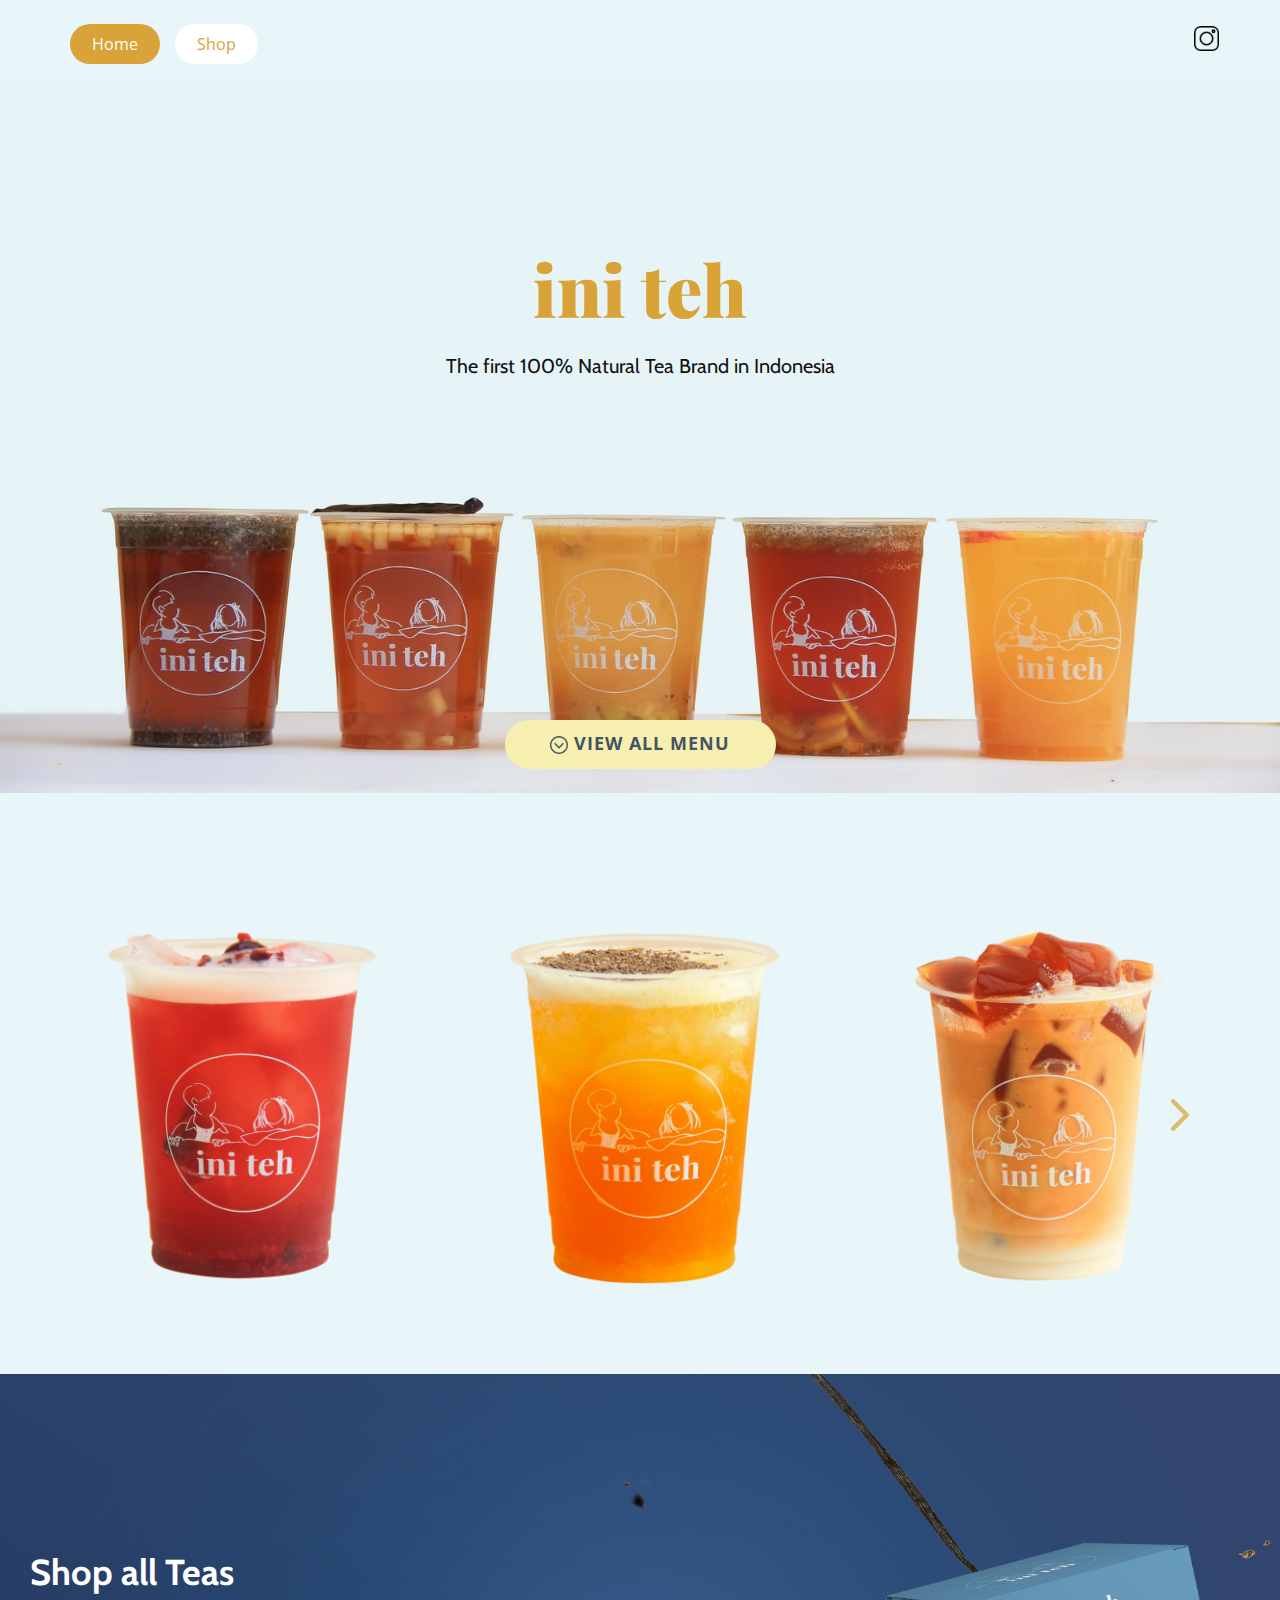
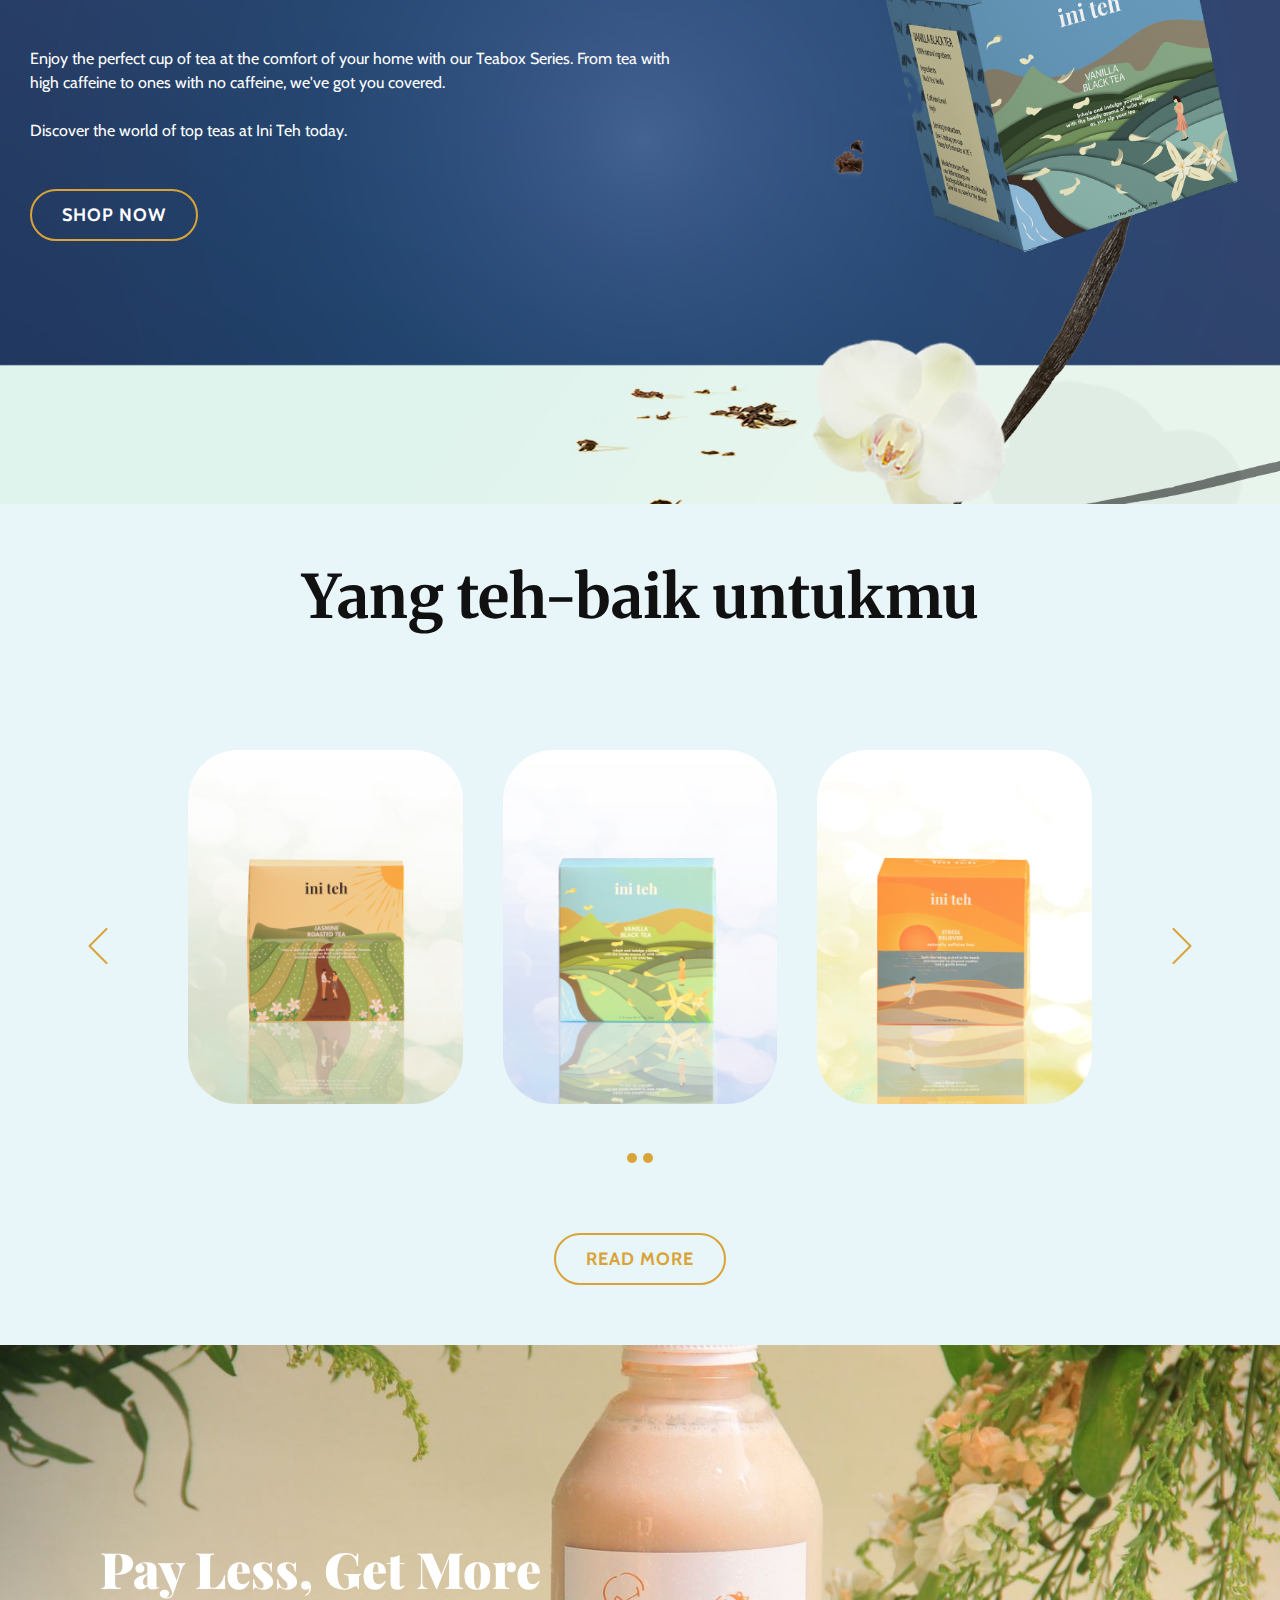
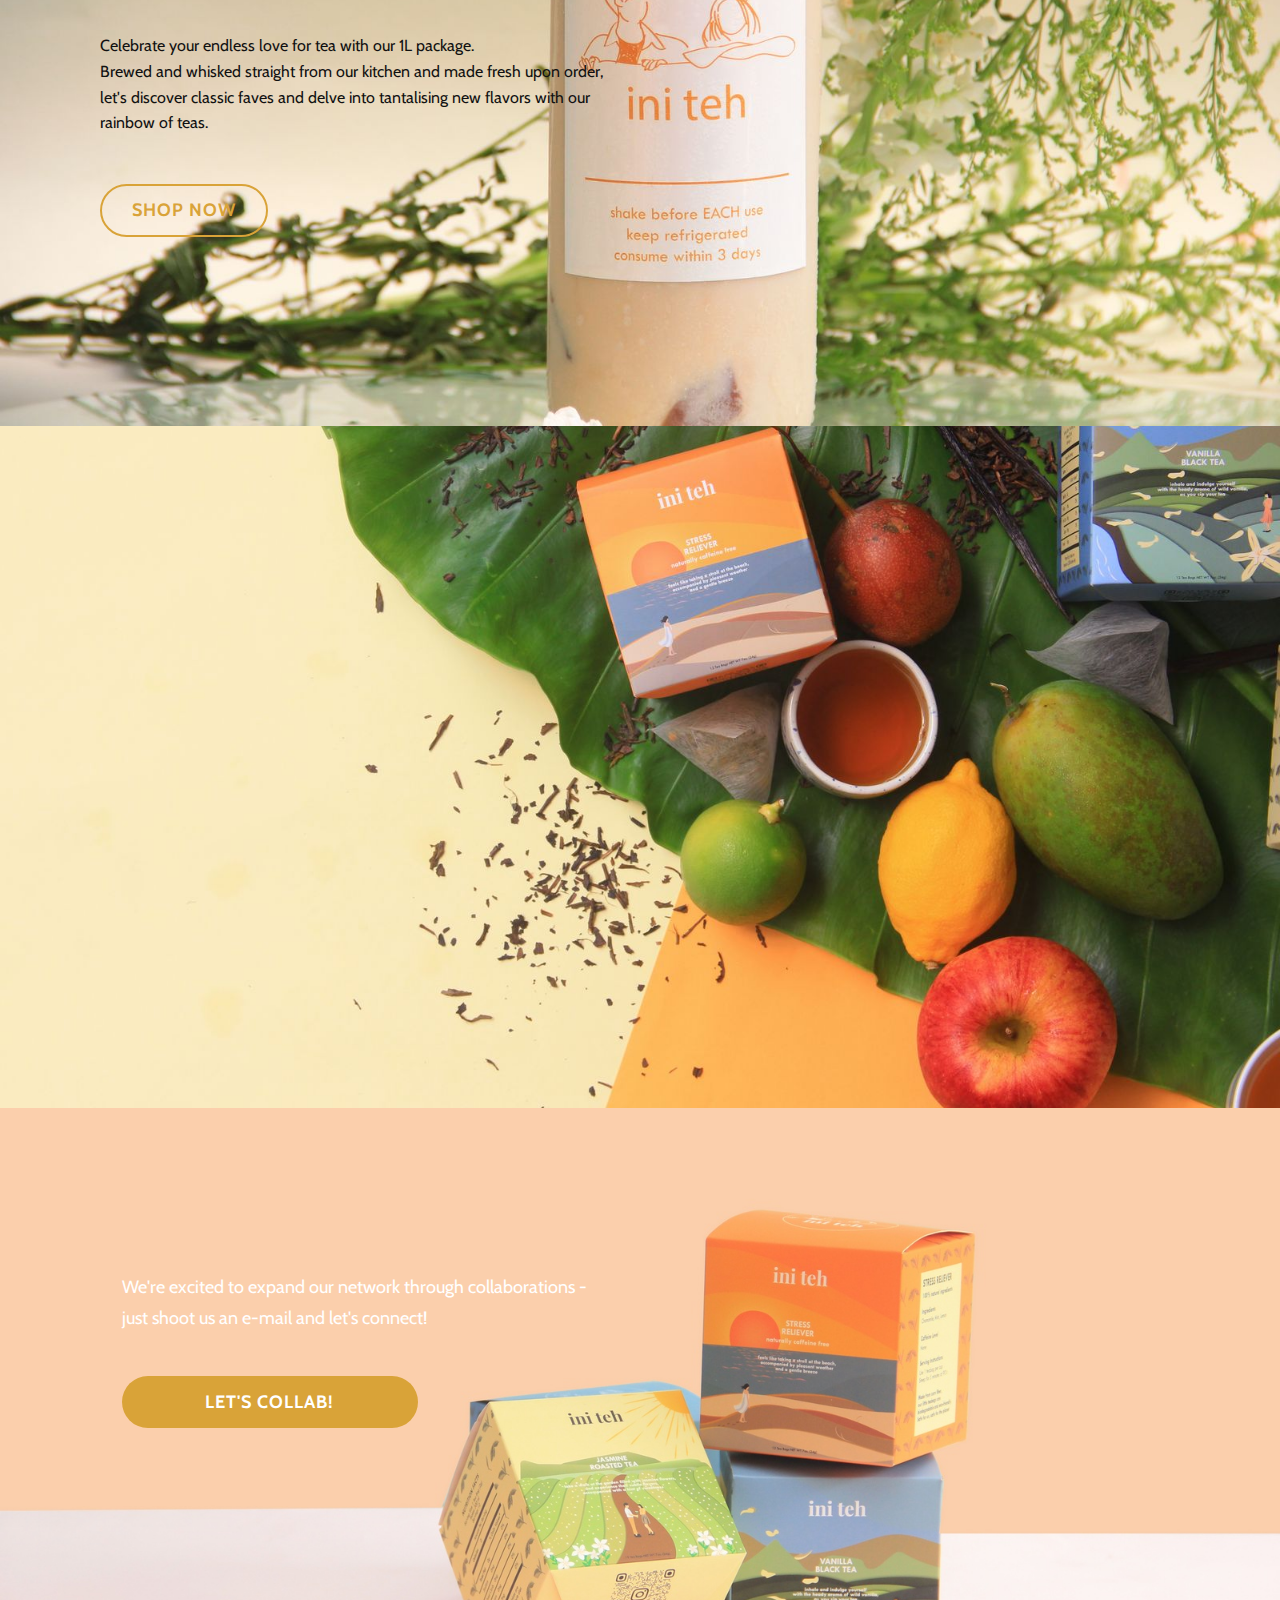
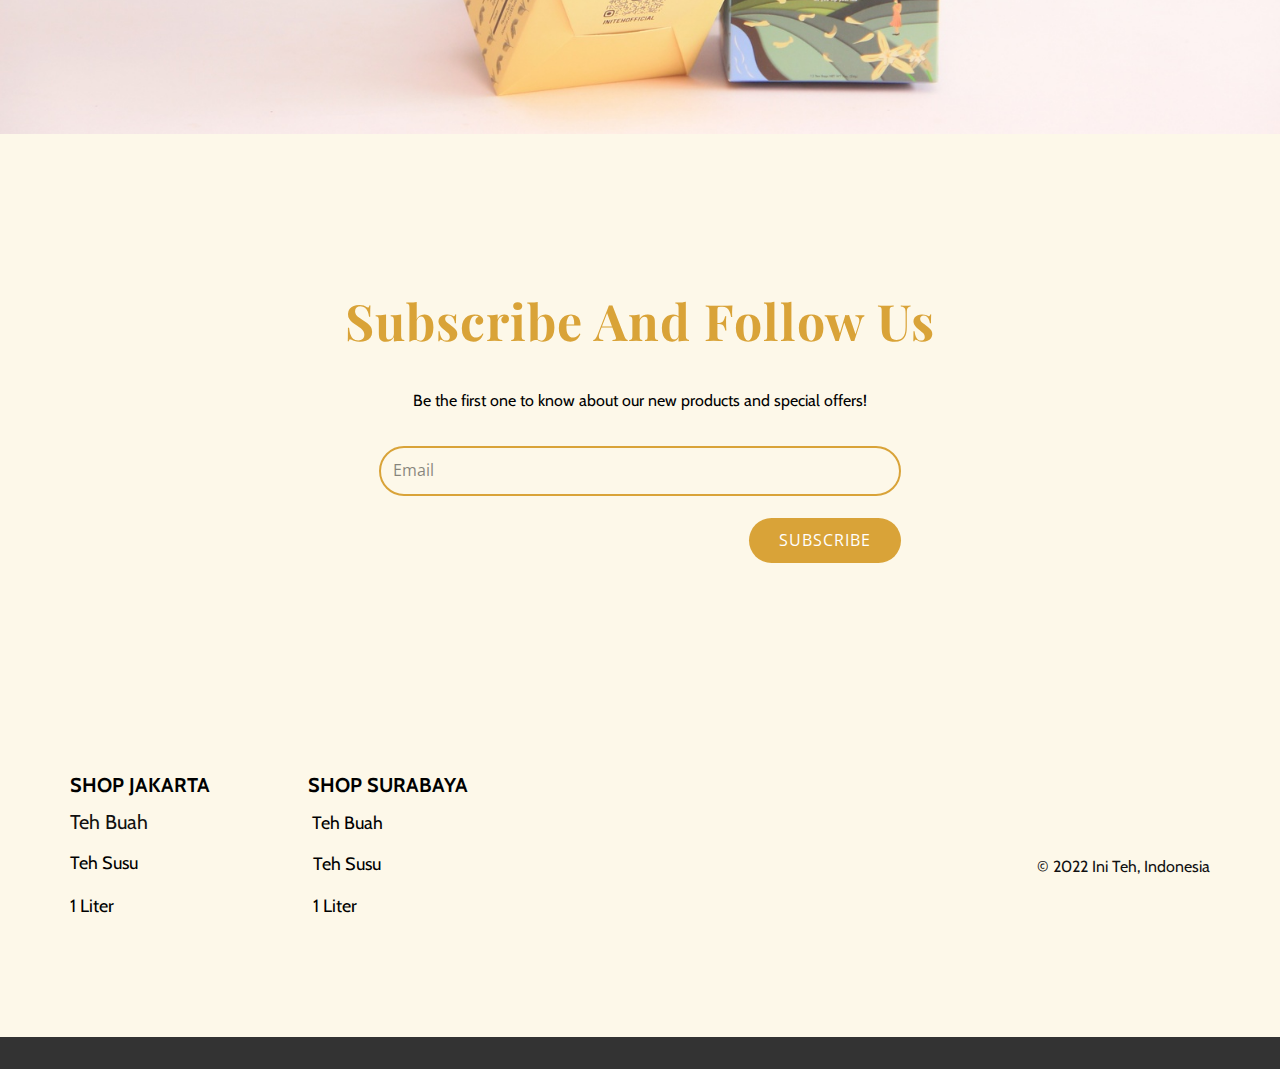
<file: index.html>
<!DOCTYPE html>
<html style="font-size: 16px;">
  <head>
    <meta name="viewport" content="width=device-width, initial-scale=1.0">
    <meta charset="utf-8">
    <meta name="keywords" content="Natural Food, Healthy Evening, Learn&nbsp;Cooking&nbsp;Online, Our Ice Cream, 30%off, ​100% Organic Goodness, Subscribe And Follow Us">
    <meta name="description" content="">
    <meta name="page_type" content="np-template-header-footer-from-plugin">
    <meta name="google-site-verification" content="f4sSq5BIVgxNgvIvbpf249eDh7vYkZ2gBSzC-UU4qI4" />
    <title>Home</title>
    <link rel="stylesheet" href="nicepage.css" media="screen">
<link rel="stylesheet" href="Home.css" media="screen">
    <script class="u-script" type="text/javascript" src="jquery.js" defer=""></script>
    <script class="u-script" type="text/javascript" src="nicepage.js" defer=""></script>
    <meta name="generator" content="Nicepage 4.8.2, nicepage.com">
    <link id="u-theme-google-font" rel="stylesheet" href="https://fonts.googleapis.com/css?family=Open+Sans:300,300i,400,400i,500,500i,600,600i,700,700i,800,800i|Cabin:400,400i,500,500i,600,600i,700,700i">
    <link id="u-page-google-font" rel="stylesheet" href="https://fonts.googleapis.com/css?family=Playfair+Display:400,400i,500,500i,600,600i,700,700i,800,800i,900,900i|Merriweather:300,300i,400,400i,700,700i,900,900i|Playfair+Display:400,400i,500,500i,600,600i,700,700i,800,800i,900,900i|Cabin:400,400i,500,500i,600,600i,700,700i">
    
    
    
    
    
    
    
    
    
    
    <script type="application/ld+json">{
		"@context": "http://schema.org",
		"@type": "Organization",
		"name": "",
		"sameAs": [
				"https://www.instagram.com/initehofficial/"
		]
}</script>
    <meta name="theme-color" content="#478ac9">
    <meta property="og:title" content="Home">
    <meta property="og:type" content="website">
  </head>
  <body data-home-page="Home.html" data-home-page-title="Home" class="u-body u-xl-mode"><header class="u-clearfix u-custom-color-3 u-header u-header" id="sec-3dfa"><div class="u-clearfix u-sheet u-sheet-1">
        <nav class="u-align-left u-menu u-menu-dropdown u-offcanvas u-menu-1">
          <div class="menu-collapse" style="font-size: 1rem;">
            <a class="u-button-style u-custom-color u-custom-text-color u-nav-link" href="#">
              <svg class="u-svg-link" preserveAspectRatio="xMidYMin slice" viewBox="0 0 302 302" style=""><use xmlns:xlink="http://www.w3.org/1999/xlink" xlink:href="#svg-8a8f"></use></svg>
              <svg xmlns="http://www.w3.org/2000/svg" xmlns:xlink="http://www.w3.org/1999/xlink" version="1.1" id="svg-8a8f" x="0px" y="0px" viewBox="0 0 302 302" style="enable-background:new 0 0 302 302;" xml:space="preserve" class="u-svg-content"><g><rect y="36" width="302" height="30"></rect><rect y="236" width="302" height="30"></rect><rect y="136" width="302" height="30"></rect>
</g><g></g><g></g><g></g><g></g><g></g><g></g><g></g><g></g><g></g><g></g><g></g><g></g><g></g><g></g><g></g></svg>
            </a>
          </div>
          <div class="u-custom-menu u-nav-container">
            <ul class="u-nav u-spacing-15 u-unstyled u-nav-1"><li class="u-nav-item"><a class="u-active-custom-color-1 u-border-2 u-border-hover-white u-button-style u-hover-custom-color-3 u-nav-link u-radius-50 u-text-active-white u-text-custom-color-1 u-text-hover-custom-color-1 u-white" href="Home.html" style="padding: 10px 20px;">Home</a>
</li><li class="u-nav-item"><a class="u-active-custom-color-1 u-border-2 u-border-hover-white u-button-style u-hover-custom-color-3 u-nav-link u-radius-50 u-text-active-white u-text-custom-color-1 u-text-hover-custom-color-1 u-white" href="Shop.html" style="padding: 10px 20px;">Shop</a>
</li></ul>
          </div>
          <div class="u-custom-menu u-nav-container-collapse">
            <div class="u-align-center u-black u-container-style u-inner-container-layout u-opacity u-opacity-95 u-sidenav">
              <div class="u-inner-container-layout u-sidenav-overflow">
                <div class="u-menu-close"></div>
                <ul class="u-align-center u-nav u-popupmenu-items u-unstyled u-nav-2"><li class="u-nav-item"><a class="u-button-style u-nav-link" href="Home.html">Home</a>
</li><li class="u-nav-item"><a class="u-button-style u-nav-link" href="Shop.html">Shop</a>
</li></ul>
              </div>
            </div>
            <div class="u-black u-menu-overlay u-opacity u-opacity-70"></div>
          </div>
        </nav>
        <div class="u-social-icons u-spacing-10 u-social-icons-1">
          <a class="u-social-url" title="instagram" target="_blank" href="https://www.instagram.com/initehofficial/"><span class="u-file-icon u-icon u-social-icon u-social-instagram u-icon-1"><img src="images/1077042.png" alt=""></span>
          </a>
        </div>
      </div></header>
    <section class="u-align-center u-clearfix u-image u-section-1" id="carousel_6a40" data-image-width="5184" data-image-height="3456">
      <div class="u-clearfix u-sheet u-sheet-1">
        <div class="u-container-style u-group u-group-1">
          <div class="u-container-layout u-container-layout-1">
            <h1 class="u-align-center u-custom-font u-text u-text-custom-color-1 u-text-1">ini teh</h1>
            <h5 class="u-align-center u-custom-font u-text u-text-2">The first 100% Natural Tea Brand in Indonesia</h5>
          </div>
        </div>
        <div class="u-clearfix u-gutter-0 u-layout-wrap u-layout-wrap-1">
          <div class="u-layout">
            <div class="u-layout-row">
              <div class="u-align-left u-container-style u-layout-cell u-left-cell u-size-30 u-layout-cell-1">
                <div class="u-container-layout u-container-layout-2"></div>
              </div>
              <div class="u-align-left u-container-style u-layout-cell u-right-cell u-size-30 u-layout-cell-2">
                <div class="u-container-layout u-valign-middle u-container-layout-3"></div>
              </div>
            </div>
          </div>
        </div>
        <a href="Home.html#sec-c922" data-page-id="22732560" class="u-active-custom-color-3 u-border-active-palette-1-base u-border-hover-palette-1-base u-border-none u-btn u-btn-round u-button-style u-custom-color-2 u-hover-custom-color-1 u-radius-50 u-text-active-black u-text-hover-white u-text-palette-1-dark-2 u-btn-1"><span class="u-icon"><svg class="u-svg-content" viewBox="0 0 512 512" style="width: 1em; height: 1em;"><path d="m256 512c-68.378906 0-132.667969-26.628906-181.019531-74.980469-48.351563-48.351562-74.980469-112.640625-74.980469-181.019531s26.628906-132.667969 74.980469-181.019531c48.351562-48.351563 112.640625-74.980469 181.019531-74.980469s132.667969 26.628906 181.019531 74.980469c48.351563 48.351562 74.980469 112.640625 74.980469 181.019531s-26.628906 132.667969-74.980469 181.019531c-48.351562 48.351563-112.640625 74.980469-181.019531 74.980469zm0-472c-119.101562 0-216 96.898438-216 216s96.898438 216 216 216 216-96.898438 216-216-96.898438-216-216-216zm138.285156 182-28.285156-28.285156-110 110-110-110-28.285156 28.285156 138.285156 138.285156zm0 0"></path></svg><img></span>&nbsp;vieW ALL MENU
        </a>
      </div>
    </section>
    <section class="u-clearfix u-custom-color-3 u-section-2" id="sec-c922">
      <div class="u-clearfix u-sheet u-sheet-1">
        <div class="u-expanded-width u-layout-horizontal u-list u-list-1">
          <div class="u-repeater u-repeater-1">
            <div class="u-container-style u-custom-item u-hover-feature u-image u-list-item u-radius-50 u-repeater-item u-image-1" data-image-width="1500" data-image-height="1500">
              <div class="u-container-layout u-similar-container u-container-layout-1"></div>
            </div>
            <div class="u-container-style u-custom-item u-hover-feature u-image u-list-item u-radius-50 u-repeater-item u-image-2" data-image-width="1500" data-image-height="1500">
              <div class="u-container-layout u-similar-container u-container-layout-2"></div>
            </div>
            <div class="u-container-style u-custom-item u-hover-feature u-image u-list-item u-radius-50 u-repeater-item u-image-3" data-image-width="1500" data-image-height="1500">
              <div class="u-container-layout u-similar-container u-container-layout-3"></div>
            </div>
            <div class="u-container-style u-custom-item u-hover-feature u-image u-list-item u-radius-50 u-repeater-item u-image-4" data-image-width="1500" data-image-height="1500">
              <div class="u-container-layout u-similar-container u-container-layout-4"></div>
            </div>
            <div class="u-container-style u-custom-item u-hover-feature u-image u-list-item u-radius-50 u-repeater-item u-image-5" data-image-width="1500" data-image-height="1500">
              <div class="u-container-layout u-similar-container u-container-layout-5"></div>
            </div>
            <div class="u-container-style u-custom-item u-hover-feature u-image u-list-item u-radius-50 u-repeater-item u-image-6" data-image-width="1500" data-image-height="1500">
              <div class="u-container-layout u-similar-container u-container-layout-6"></div>
            </div>
            <div class="u-container-style u-custom-item u-hover-feature u-image u-list-item u-radius-50 u-repeater-item u-image-7" data-image-width="1500" data-image-height="1500">
              <div class="u-container-layout u-similar-container u-container-layout-7"></div>
            </div>
            <div class="u-container-style u-custom-item u-hover-feature u-image u-list-item u-radius-50 u-repeater-item u-image-8" data-image-width="1500" data-image-height="1500">
              <div class="u-container-layout u-similar-container u-container-layout-8"></div>
            </div>
          </div>
          <a class="u-absolute-vcenter u-gallery-nav u-gallery-nav-prev u-icon-rectangle u-opacity u-opacity-70 u-spacing-10 u-text-custom-color-1 u-gallery-nav-1" href="#" role="button">
            <span aria-hidden="true">
              <svg viewBox="0 0 451.847 451.847"><path d="M97.141,225.92c0-8.095,3.091-16.192,9.259-22.366L300.689,9.27c12.359-12.359,32.397-12.359,44.751,0
c12.354,12.354,12.354,32.388,0,44.748L173.525,225.92l171.903,171.909c12.354,12.354,12.354,32.391,0,44.744
c-12.354,12.365-32.386,12.365-44.745,0l-194.29-194.281C100.226,242.115,97.141,234.018,97.141,225.92z"></path></svg>
            </span>
            <span class="sr-only">
              <svg viewBox="0 0 451.847 451.847"><path d="M97.141,225.92c0-8.095,3.091-16.192,9.259-22.366L300.689,9.27c12.359-12.359,32.397-12.359,44.751,0
c12.354,12.354,12.354,32.388,0,44.748L173.525,225.92l171.903,171.909c12.354,12.354,12.354,32.391,0,44.744
c-12.354,12.365-32.386,12.365-44.745,0l-194.29-194.281C100.226,242.115,97.141,234.018,97.141,225.92z"></path></svg>
            </span>
          </a>
          <a class="u-gallery-nav u-gallery-nav-next u-icon-rectangle u-opacity u-opacity-70 u-spacing-10 u-text-custom-color-1 u-gallery-nav-2" href="#" role="button">
            <span aria-hidden="true">
              <svg viewBox="0 0 451.846 451.847"><path d="M345.441,248.292L151.154,442.573c-12.359,12.365-32.397,12.365-44.75,0c-12.354-12.354-12.354-32.391,0-44.744
L278.318,225.92L106.409,54.017c-12.354-12.359-12.354-32.394,0-44.748c12.354-12.359,32.391-12.359,44.75,0l194.287,194.284
c6.177,6.18,9.262,14.271,9.262,22.366C354.708,234.018,351.617,242.115,345.441,248.292z"></path></svg>
            </span>
            <span class="sr-only">
              <svg viewBox="0 0 451.846 451.847"><path d="M345.441,248.292L151.154,442.573c-12.359,12.365-32.397,12.365-44.75,0c-12.354-12.354-12.354-32.391,0-44.744
L278.318,225.92L106.409,54.017c-12.354-12.359-12.354-32.394,0-44.748c12.354-12.359,32.391-12.359,44.75,0l194.287,194.284
c6.177,6.18,9.262,14.271,9.262,22.366C354.708,234.018,351.617,242.115,345.441,248.292z"></path></svg>
            </span>
          </a>
        </div>
      </div>
      
      
      
      
      
      
      
      
    </section>
    <section class="u-clearfix u-image u-section-3" id="carousel_d929" data-image-width="2000" data-image-height="1333">
      <div class="u-clearfix u-expanded-width u-layout-wrap u-layout-wrap-1">
        <div class="u-layout">
          <div class="u-layout-row">
            <div class="u-align-left u-container-style u-image u-layout-cell u-left-cell u-size-60 u-image-1" data-image-width="1900" data-image-height="1022">
              <div class="u-container-layout u-container-layout-1">
                <h2 class="u-text u-text-body-alt-color u-text-1">Shop all Teas</h2>
                <p class="u-custom-font u-text u-text-body-alt-color u-text-2">Enjoy the perfect cup of tea at the comfort of your home with our Teabox Series. From tea with&nbsp;<br>high caffeine to ones with no caffeine, we've got you covered.<br>
                  <br>Discover the world of top teas at Ini Teh today.<br>
                </p>
                <a href="https://www.tokopedia.com/initehofficial" class="u-border-2 u-border-custom-color-1 u-btn u-btn-round u-button-style u-custom-font u-hover-custom-color-1 u-none u-radius-50 u-text-body-alt-color u-btn-1" target="_blank">SHOP NOW</a>
              </div>
            </div>
          </div>
        </div>
      </div>
    </section>
    <section class="u-align-center u-clearfix u-custom-color-3 u-section-4" id="carousel_eb17">
      <div class="u-clearfix u-sheet u-sheet-1">
        <h2 class="u-custom-font u-font-merriweather u-text u-text-1">Yang teh-baik untukmu</h2>
        <div id="carousel-8627" data-interval="5000" data-u-ride="carousel" class="u-carousel u-expanded-width u-slider u-slider-1">
          <ol class="u-absolute-hcenter u-carousel-indicators u-carousel-indicators-1">
            <li data-u-target="#carousel-8627" class="u-active u-custom-color-1 u-hover-grey-50 u-shape-circle" data-u-slide-to="0" style="height: 10px; width: 10px;"></li>
            <li data-u-target="#carousel-8627" class="u-custom-color-1 u-hover-grey-50 u-shape-circle" data-u-slide-to="1" style="height: 10px; width: 10px;"></li>
          </ol>
          <div class="u-carousel-inner" role="listbox">
            <div class="u-active u-align-center u-carousel-item u-container-style u-slide">
              <div class="u-container-layout u-container-layout-1">
                <div class="u-expanded-width-lg u-expanded-width-md u-expanded-width-sm u-expanded-width-xs u-gallery u-layout-grid u-lightbox u-no-transition u-show-text-on-hover u-gallery-1">
                  <div class="u-gallery-inner u-gallery-inner-1">
                    <div class="u-effect-fade u-gallery-item u-radius-50 u-shape-round">
                      <div class="u-back-slide" data-image-width="1600" data-image-height="1600">
                        <img class="u-back-image u-expanded" src="images/jasmine_edited_post.jpg">
                      </div>
                      <div class="u-over-slide u-shading u-over-slide-1">
                        <h3 class="u-gallery-heading"></h3>
                        <p class="u-gallery-text"></p>
                      </div>
                    </div>
                    <div class="u-effect-fade u-gallery-item u-radius-50 u-shape-round">
                      <div class="u-back-slide" data-image-width="1600" data-image-height="1600">
                        <img class="u-back-image u-expanded" src="images/edited_vanilla7.jpg">
                      </div>
                      <div class="u-over-slide u-shading u-over-slide-2">
                        <h3 class="u-gallery-heading"></h3>
                        <p class="u-gallery-text"></p>
                      </div>
                    </div>
                    <div class="u-effect-fade u-gallery-item u-radius-50 u-shape-round">
                      <div class="u-back-slide" data-image-width="1600" data-image-height="1600">
                        <img class="u-back-image u-expanded" src="images/edited_stress4.jpg">
                      </div>
                      <div class="u-over-slide u-shading u-over-slide-3">
                        <h3 class="u-gallery-heading"></h3>
                        <p class="u-gallery-text"></p>
                      </div>
                    </div>
                  </div>
                </div>
              </div>
            </div>
            <div class="u-align-center u-carousel-item u-container-style u-expanded-width-xl u-slide">
              <div class="u-container-layout u-valign-middle u-container-layout-2">
                <div class="u-expanded-width-lg u-expanded-width-md u-expanded-width-sm u-expanded-width-xs u-gallery u-layout-grid u-lightbox u-no-transition u-show-text-on-hover u-gallery-2">
                  <div class="u-gallery-inner u-gallery-inner-2">
                    <div class="u-effect-fade u-gallery-item u-radius-50 u-shape-round u-gallery-item-4">
                      <div class="u-back-slide" data-image-width="1500" data-image-height="1500">
                        <img class="u-back-image u-expanded" src="images/Gojek_apelin.jpg">
                      </div>
                      <div class="u-over-slide u-shading u-over-slide-4">
                        <h3 class="u-gallery-heading"></h3>
                        <p class="u-gallery-text"></p>
                      </div>
                    </div>
                    <div class="u-effect-fade u-gallery-item u-radius-50 u-shape-round u-gallery-item-5">
                      <div class="u-back-slide" data-image-width="1500" data-image-height="1500">
                        <img class="u-back-image u-expanded" src="images/Gojek_bening.jpg">
                      </div>
                      <div class="u-over-slide u-shading u-over-slide-5">
                        <h3 class="u-gallery-heading"></h3>
                        <p class="u-gallery-text"></p>
                      </div>
                    </div>
                    <div class="u-effect-fade u-gallery-item u-radius-50 u-shape-round">
                      <div class="u-back-slide" data-image-width="1500" data-image-height="1500">
                        <img class="u-back-image u-expanded" src="images/Gojek_mbok.jpg">
                      </div>
                      <div class="u-over-slide u-shading u-over-slide-6">
                        <h3 class="u-gallery-heading"></h3>
                        <p class="u-gallery-text"></p>
                      </div>
                    </div>
                  </div>
                </div>
              </div>
            </div>
          </div>
          <a class="u-absolute-vcenter u-carousel-control u-carousel-control-prev u-icon-rectangle u-spacing-10 u-text-custom-color-1 u-carousel-control-1" href="#carousel-8627" role="button" data-u-slide="prev">
            <span aria-hidden="true">
              <svg viewBox="0 0 477.175 477.175"><path d="M145.188,238.575l215.5-215.5c5.3-5.3,5.3-13.8,0-19.1s-13.8-5.3-19.1,0l-225.1,225.1c-5.3,5.3-5.3,13.8,0,19.1l225.1,225
                    c2.6,2.6,6.1,4,9.5,4s6.9-1.3,9.5-4c5.3-5.3,5.3-13.8,0-19.1L145.188,238.575z"></path></svg>
            </span>
            <span class="sr-only">Previous</span>
          </a>
          <a class="u-absolute-vcenter u-carousel-control u-carousel-control-next u-icon-rectangle u-spacing-10 u-text-custom-color-1 u-carousel-control-2" href="#carousel-8627" role="button" data-u-slide="next">
            <span aria-hidden="true">
              <svg viewBox="0 0 477.175 477.175"><path d="M360.731,229.075l-225.1-225.1c-5.3-5.3-13.8-5.3-19.1,0s-5.3,13.8,0,19.1l215.5,215.5l-215.5,215.5
                    c-5.3,5.3-5.3,13.8,0,19.1c2.6,2.6,6.1,4,9.5,4c3.4,0,6.9-1.3,9.5-4l225.1-225.1C365.931,242.875,365.931,234.275,360.731,229.075z"></path></svg>
            </span>
            <span class="sr-only">Next</span>
          </a>
        </div>
        <a href="Teabox.html" data-page-id="47618626" class="u-border-2 u-border-custom-color-1 u-btn u-btn-round u-button-style u-custom-font u-hover-custom-color-1 u-none u-radius-50 u-text-active-white u-text-custom-color-1 u-text-hover-custom-color-4 u-btn-1" target="_blank">read more</a>
      </div>
    </section>
    <section class="u-align-center u-clearfix u-image u-section-5" id="carousel_7dac" data-image-width="5184" data-image-height="3456">
      <div class="u-clearfix u-sheet u-valign-middle u-sheet-1">
        <div class="u-clearfix u-expanded-width u-layout-wrap u-layout-wrap-1">
          <div class="u-layout">
            <div class="u-layout-row">
              <div class="u-align-left u-container-style u-layout-cell u-left-cell u-size-30 u-layout-cell-1">
                <div class="u-container-layout u-container-layout-1">
                  <h2 class="u-custom-font u-font-playfair-display u-text u-text-body-alt-color u-text-1">Pay Less, Get More </h2>
                  <p class="u-custom-font u-text u-text-2">Celebrate your endless love for tea with our 1L package.<br>Brewed and whisked straight from our kitchen and made fresh upon order, let's discover classic faves and delve into tantalising new flavors with our rainbow of teas.
                  </p>
                  <a href="https://www.tokopedia.com/initehofficial" class="u-border-2 u-border-custom-color-1 u-btn u-btn-round u-button-style u-custom-font u-hover-custom-color-1 u-none u-radius-50 u-text-active-custom-color-4 u-text-custom-color-1 u-text-hover-custom-color-4 u-btn-1" target="_blank">SHOP NOW</a>
                </div>
              </div>
              <div class="u-align-left u-container-style u-layout-cell u-right-cell u-size-30 u-layout-cell-2">
                <div class="u-container-layout u-container-layout-2"></div>
              </div>
            </div>
          </div>
        </div>
      </div>
    </section>
    <section class="u-align-right u-clearfix u-section-6" id="carousel_8f80">
      <div class="u-clearfix u-expanded-width u-layout-wrap u-layout-wrap-1">
        <div class="u-layout">
          <div class="u-layout-row">
            <div class="u-align-left u-container-style u-image u-layout-cell u-size-60 u-image-1" data-image-width="1600" data-image-height="1067">
              <div class="u-container-layout u-container-layout-1"></div>
            </div>
          </div>
        </div>
      </div>
    </section>
    <section class="u-align-center u-clearfix u-image u-section-7" id="carousel_ace9" data-image-width="1600" data-image-height="1067">
      <div class="u-clearfix u-sheet u-sheet-1">
        <h5 class="u-align-left u-custom-font u-text u-text-body-alt-color u-text-default u-text-1">We're excited to expand our network through collaborations -<br>just shoot us an e-mail and let's connect!
        </h5>
        <a href="mailto:initehofficial.id@gmail.com?subject=Collab%20Opportunity" class="u-border-none u-btn u-btn-round u-button-style u-custom-color-1 u-custom-font u-hover-custom-color-2 u-radius-50 u-text-body-alt-color u-text-hover-black u-btn-1">LET'S COLLAB!</a>
      </div>
    </section>
    <section class="u-align-center u-clearfix u-custom-color-4 u-section-8" id="carousel_0ea5">
      <div class="u-clearfix u-sheet u-valign-middle-lg u-valign-middle-sm u-valign-middle-xl u-valign-middle-xs u-sheet-1">
        <div class="u-align-center u-container-style u-expanded-width-sm u-expanded-width-xs u-group u-shape-rectangle u-group-1">
          <div class="u-container-layout u-container-layout-1">
            <h2 class="u-custom-font u-text u-text-custom-color-1 u-text-default u-text-1">Subscribe And Follow Us</h2>
            <p class="u-custom-font u-text u-text-black u-text-default u-text-2">Be the first one to know about our new products and special o​​ffers!</p>
            <div class="u-form u-form-1">
              <form action="https://formspree.io/f/mwkyrkqk" method="POST" class="u-clearfix u-form-spacing-21 u-form-vertical u-inner-form" style="padding: 6px;" source="custom">
                <div class="u-form-email u-form-group">
                  <label for="email-ef64" class="u-form-control-hidden u-label">Email</label>
                  <input type="email" placeholder="Email" id="email-ef64" name="email" class="u-border-2 u-border-custom-color-1 u-input u-input-rectangle u-radius-50" required="">
                </div>
                <div class="u-align-right u-form-group u-form-submit">
                  <a href="#" class="u-border-none u-btn u-btn-round u-btn-submit u-button-style u-custom-color-1 u-hover-custom-color-3 u-radius-50 u-btn-1">Subscribe</a>
                  <input type="submit" value="submit" class="u-form-control-hidden">
                </div>
                <div class="u-form-send-message u-form-send-success">#FormSendSuccess</div>
                <div class="u-form-send-error u-form-send-message">#FormSendError</div>
                <input type="hidden" value="" name="recaptchaResponse">
              </form>
            </div>
          </div>
        </div>
      </div>
    </section>
    
    
    
    <footer class="u-align-center u-clearfix u-custom-color-4 u-footer u-footer" id="sec-fd94"><div class="u-align-left u-clearfix u-sheet u-sheet-1">
        <h5 class="u-text u-text-default u-text-1">
          <a class="u-active-none u-border-none u-btn u-button-link u-button-style u-custom-font u-hover-none u-none u-text-black u-btn-1" href="https://www.tokopedia.com/initehofficial" target="_blank">SHOP JAKARTA</a>
        </h5>
        <h5 class="u-text u-text-default u-text-2">
          <a class="u-active-none u-border-none u-btn u-button-link u-button-style u-custom-font u-hover-none u-none u-text-black u-btn-2" href="https://www.tokopedia.com/initehofficialsurabaya" target="_blank">SHOP SURABAYA</a>
        </h5>
        <h5 class="u-custom-font u-text u-text-default u-text-3">
          <a class="u-active-none u-border-none u-btn u-button-link u-button-style u-custom-font u-hover-none u-none u-text-body-color u-btn-3" href="https://www.tokopedia.com/initehofficial">Teh Buah</a>
        </h5>
        <h6 class="u-text u-text-default u-text-4">
          <a class="u-active-none u-border-none u-btn u-button-link u-button-style u-custom-font u-hover-none u-none u-text-black u-btn-4" href="https://www.tokopedia.com/initehofficialsurabaya">Teh Buah</a>
        </h6>
        <h6 class="u-text u-text-default u-text-5">
          <a class="u-active-none u-border-none u-btn u-button-link u-button-style u-custom-font u-hover-none u-none u-text-black u-btn-5" href="https://www.tokopedia.com/initehofficial">Teh Susu</a>
        </h6>
        <p class="u-custom-font u-text u-text-default u-text-6"> © 2022 Ini Teh, Indonesia</p>
        <h6 class="u-text u-text-default u-text-7">
          <a class="u-active-none u-border-none u-btn u-button-link u-button-style u-custom-font u-hover-none u-none u-text-black u-btn-6" href="https://www.tokopedia.com/initehofficialsurabaya">Teh Susu</a>
        </h6>
        <h6 class="u-text u-text-default u-text-8">
          <a class="u-active-none u-border-none u-btn u-button-link u-button-style u-custom-font u-hover-none u-none u-text-black u-btn-7" href="https://www.tokopedia.com/initehofficial">1 Liter</a>
        </h6>
        <h6 class="u-text u-text-default u-text-9">
          <a class="u-active-none u-border-none u-btn u-button-link u-button-style u-custom-font u-hover-none u-none u-text-black u-btn-8" href="https://www.tokopedia.com/initehofficialsurabaya">1 Liter</a>
        </h6>
      </div></footer>
    <section class="u-backlink u-clearfix u-grey-80">
<!--      <a class="u-link" href="https://nicepage.com/web-design" target="_blank">-->
<!--        <span>Web Design</span>-->
<!--      </a>-->
<!--      <p class="u-text">-->
<!--        <span>created with</span>-->
<!--      </p>-->
<!--      <a class="u-link" href="https://nicepage.site" target="_blank">-->
<!--        <span>Best Website Builder</span>-->
<!--      </a>. -->
    </section>
  <section class="u-align-center u-clearfix u-container-style u-custom-color-2 u-dialog-block u-opacity u-opacity-90 u-valign-middle u-dialog-section-11" id="sec-2c61" data-dialog-show-on="timer" data-dialog-show-on-list="22732560" data-dialog-show-interval="6000">
      <div class="u-container-style u-custom-color-1 u-dialog u-radius-50 u-shape-round u-dialog-1">
        <div class="u-container-layout u-valign-middle u-container-layout-1">
          <h2 class="u-align-center u-text u-text-default u-text-1">Kamu yang teh-baik!</h2>
          <p class="u-align-center u-text u-text-body-alt-color u-text-2">Be the first one to know about out new products and special offers!</p>
          <div class="u-expanded-width u-form u-form-1">
            <form action="https://formspree.io/f/mwkyrkqk" method="POST" class="u-clearfix u-form-horizontal u-form-spacing-19 u-inner-form" style="padding: 7px;" source="custom" name="form">
              <div class="u-form-email u-form-group">
                <label for="email-8999" class="u-form-control-hidden u-label">Email</label>
                <input type="email" placeholder="Enter a valid email address" id="email-8999" name="email" class="u-border-1 u-border-grey-30 u-input u-input-rectangle u-white" required="">
              </div>
              <div class="u-align-left u-form-group u-form-submit">
                <a href="#" class="u-border-none u-btn u-btn-round u-btn-submit u-button-style u-radius-50 u-text-custom-color-1 u-white u-btn-1">Submit</a>
                <input type="submit" value="submit" class="u-form-control-hidden">
              </div>
              <div class="u-form-send-message u-form-send-success"> Thank you! Your message has been sent. </div>
              <div class="u-form-send-error u-form-send-message"> Unable to send your message. Please fix errors then try again. </div>
              <input type="hidden" value="" name="recaptchaResponse">
            </form>
          </div>
        </div><button class="u-dialog-close-button u-icon u-text-grey-40 u-icon-1"><svg class="u-svg-link" preserveAspectRatio="xMidYMin slice" viewBox="0 0 348.333 348.334" style=""><use xmlns:xlink="http://www.w3.org/1999/xlink" xlink:href="#svg-9711"></use></svg><svg xmlns="http://www.w3.org/2000/svg" xmlns:xlink="http://www.w3.org/1999/xlink" version="1.1" xml:space="preserve" class="u-svg-content" viewBox="0 0 348.333 348.334" x="0px" y="0px" id="svg-9711" style="enable-background:new 0 0 348.333 348.334;"><g><path d="M336.559,68.611L231.016,174.165l105.543,105.549c15.699,15.705,15.699,41.145,0,56.85   c-7.844,7.844-18.128,11.769-28.407,11.769c-10.296,0-20.581-3.919-28.419-11.769L174.167,231.003L68.609,336.563   c-7.843,7.844-18.128,11.769-28.416,11.769c-10.285,0-20.563-3.919-28.413-11.769c-15.699-15.698-15.699-41.139,0-56.85   l105.54-105.549L11.774,68.611c-15.699-15.699-15.699-41.145,0-56.844c15.696-15.687,41.127-15.687,56.829,0l105.563,105.554   L279.721,11.767c15.705-15.687,41.139-15.687,56.832,0C352.258,27.466,352.258,52.912,336.559,68.611z"></path>
</g></svg></button>
      </div>
    </section><style> .u-dialog-section-11 {
  min-height: 826px;
}

.u-dialog-section-11 .u-dialog-1 {
  width: 545px;
  min-height: 317px;
  box-shadow: 0 0 14px 0 rgba(255,255,255,1);
  margin: 60px auto;
}

.u-dialog-section-11 .u-container-layout-1 {
  padding: 30px;
}

.u-dialog-section-11 .u-text-1 {
  font-size: 2.25rem;
  margin: 0 auto;
}

.u-dialog-section-11 .u-text-2 {
  font-size: 1.1875rem;
  margin: 24px 0 0;
}

.u-dialog-section-11 .u-form-1 {
  margin: 26px 0 0;
}

.u-dialog-section-11 .u-btn-1 {
  text-transform: uppercase;
  background-image: none;
  border-style: none;
  font-weight: 700;
}

.u-dialog-section-11 .u-icon-1 {
  width: 16px;
  height: 16px;
  left: auto;
  top: 17px;
  position: absolute;
  right: 16px;
}

@media (max-width: 1199px) {
  .u-dialog-section-11 .u-dialog-1 {
    height: auto;
  }

  .u-dialog-section-11 .u-form-1 {
    margin-right: initial;
    margin-left: initial;
  }
}

@media (max-width: 767px) {
  .u-dialog-section-11 .u-dialog-1 {
    width: 540px;
  }
}

@media (max-width: 575px) {
  .u-dialog-section-11 .u-dialog-1 {
    width: 340px;
    min-height: 329px;
  }

  .u-dialog-section-11 .u-container-layout-1 {
    padding-left: 20px;
    padding-right: 20px;
  }

  .u-dialog-section-11 .u-form-1 {
    margin-top: 3px;
    margin-right: initial;
    margin-left: initial;
  }
}</style></body>
</html>
</file>
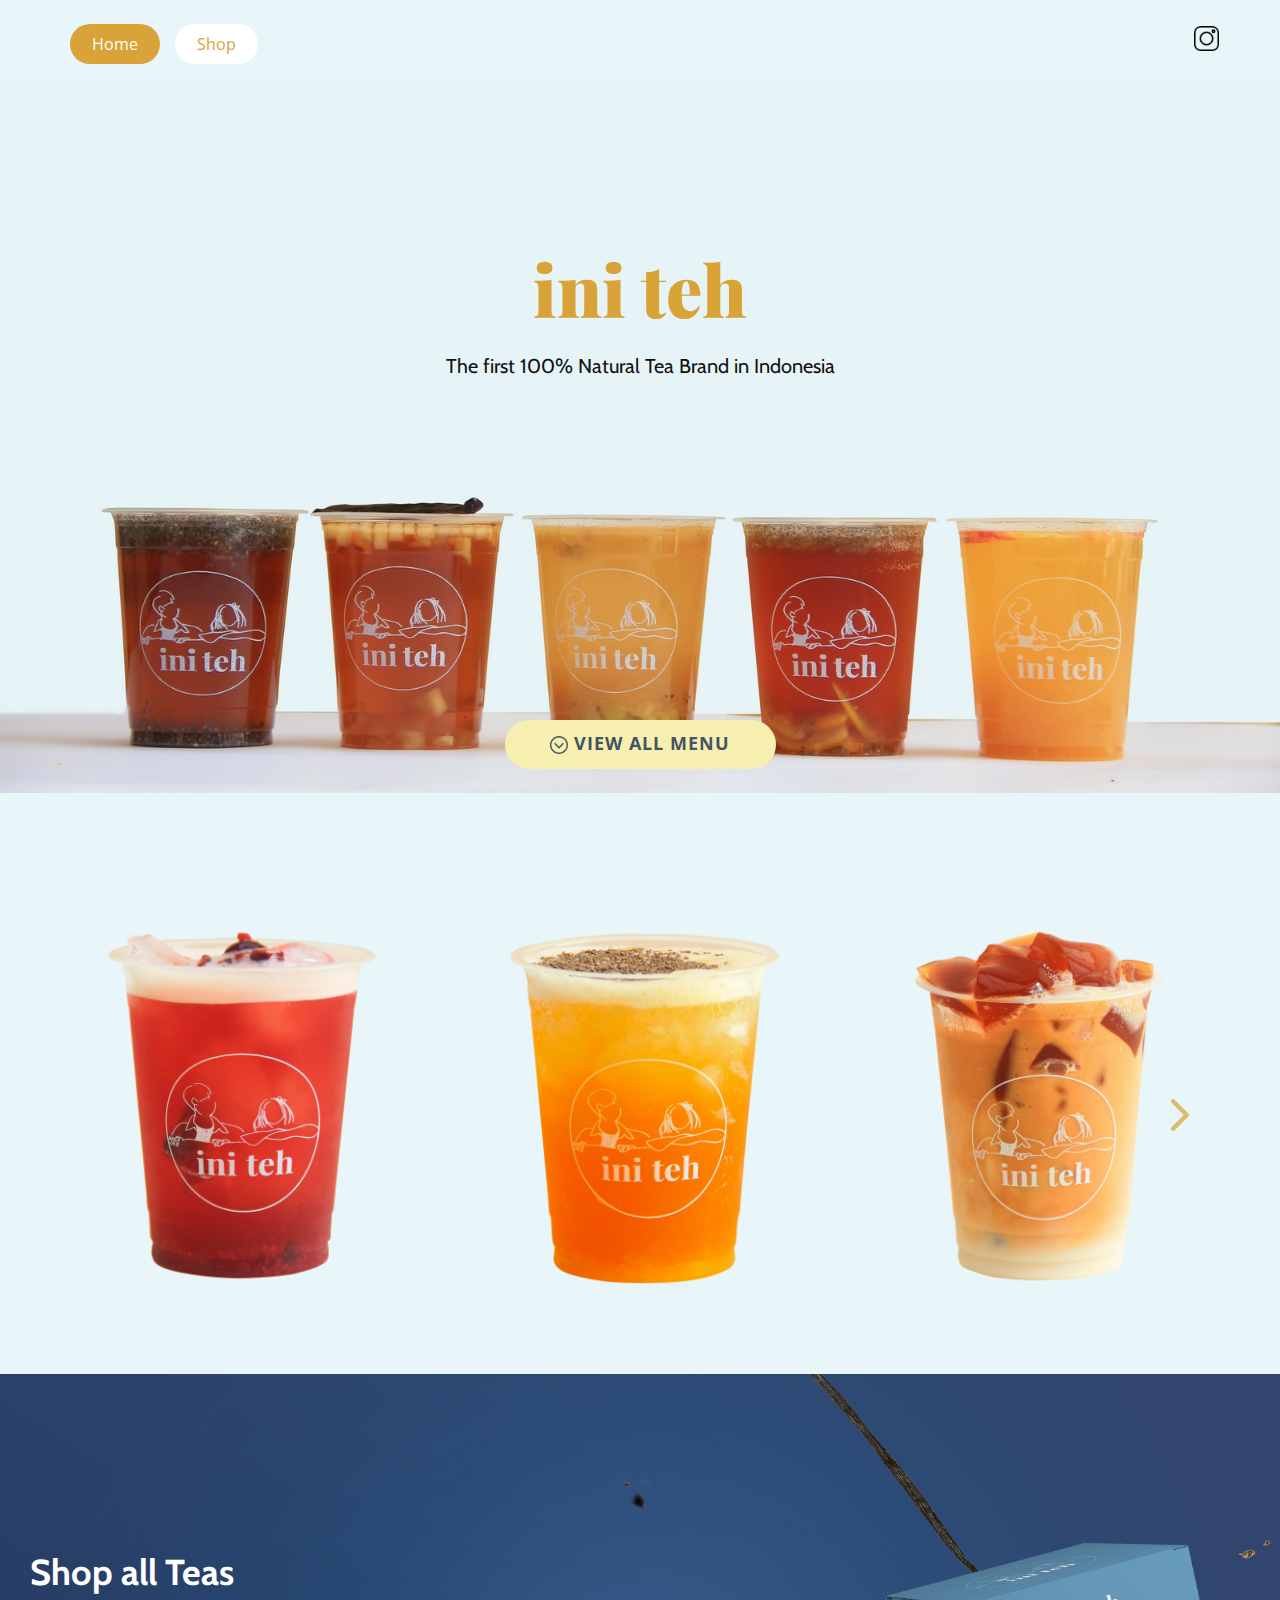
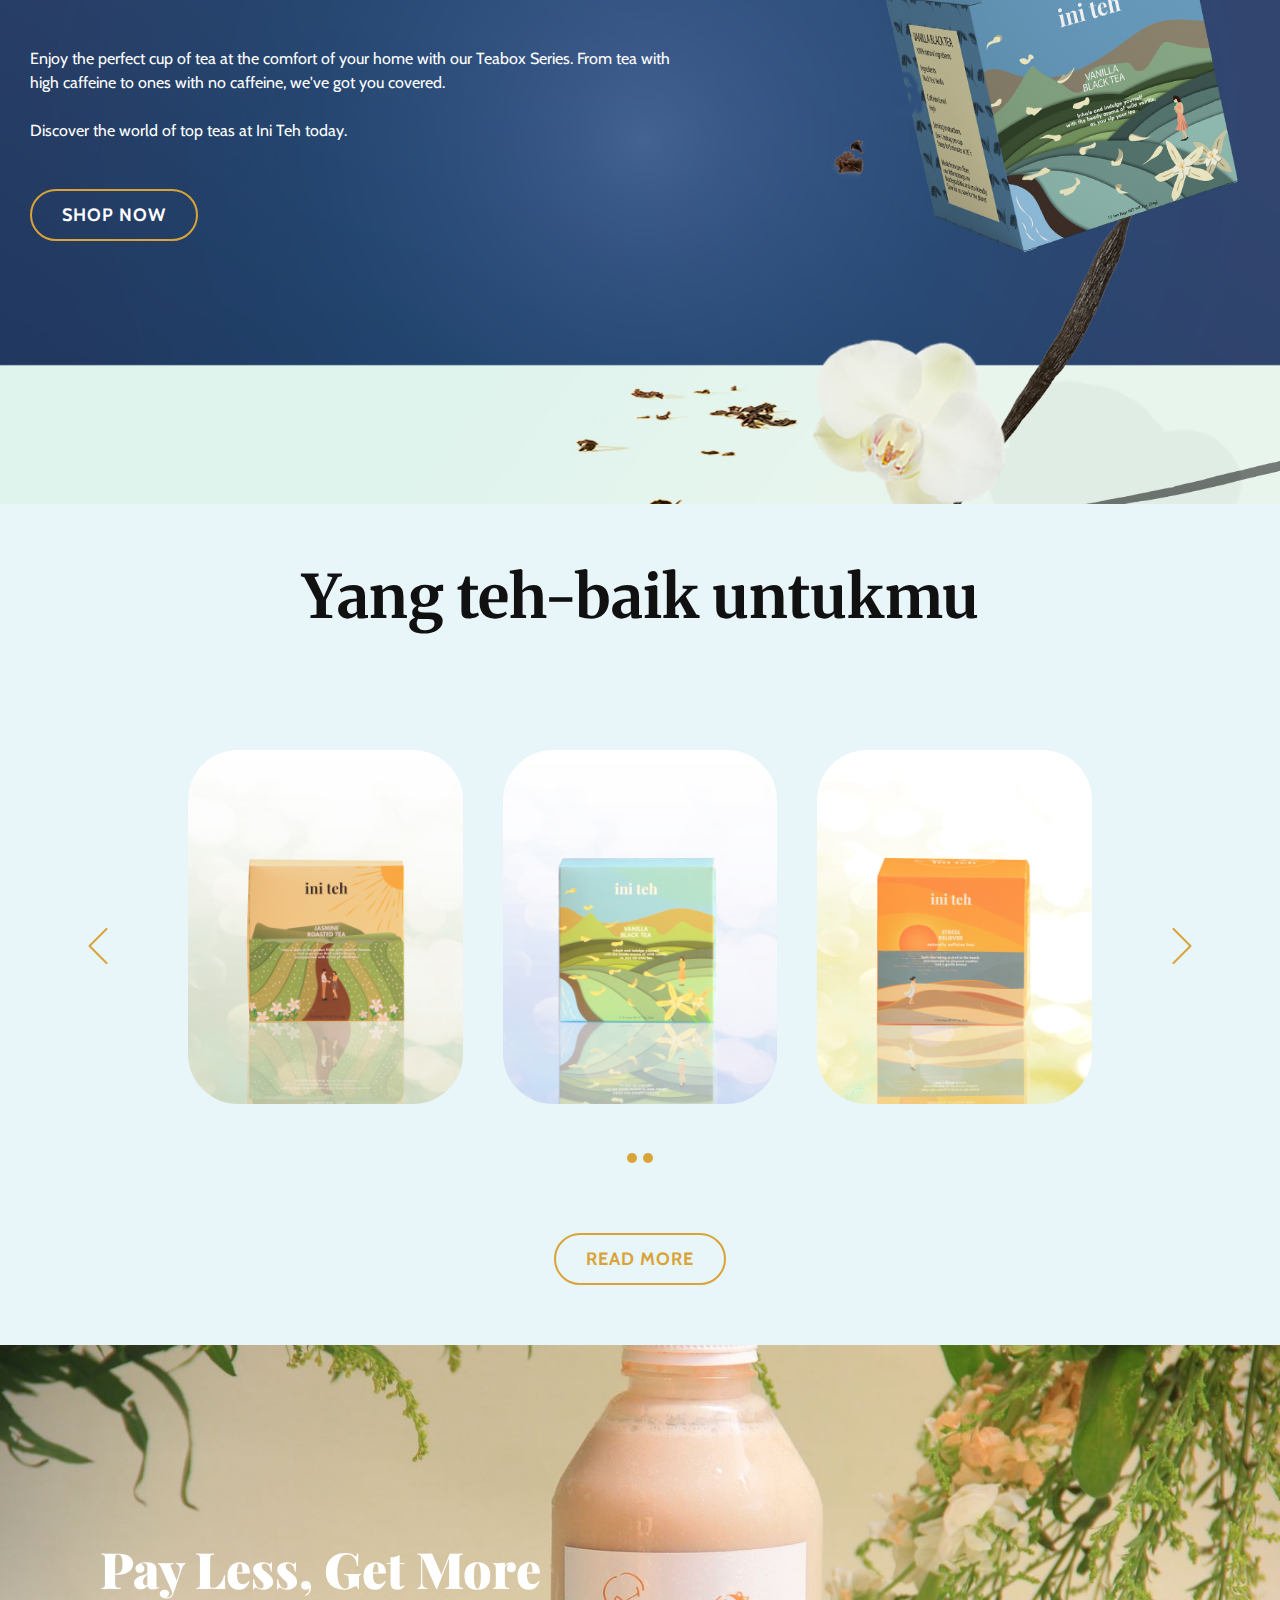
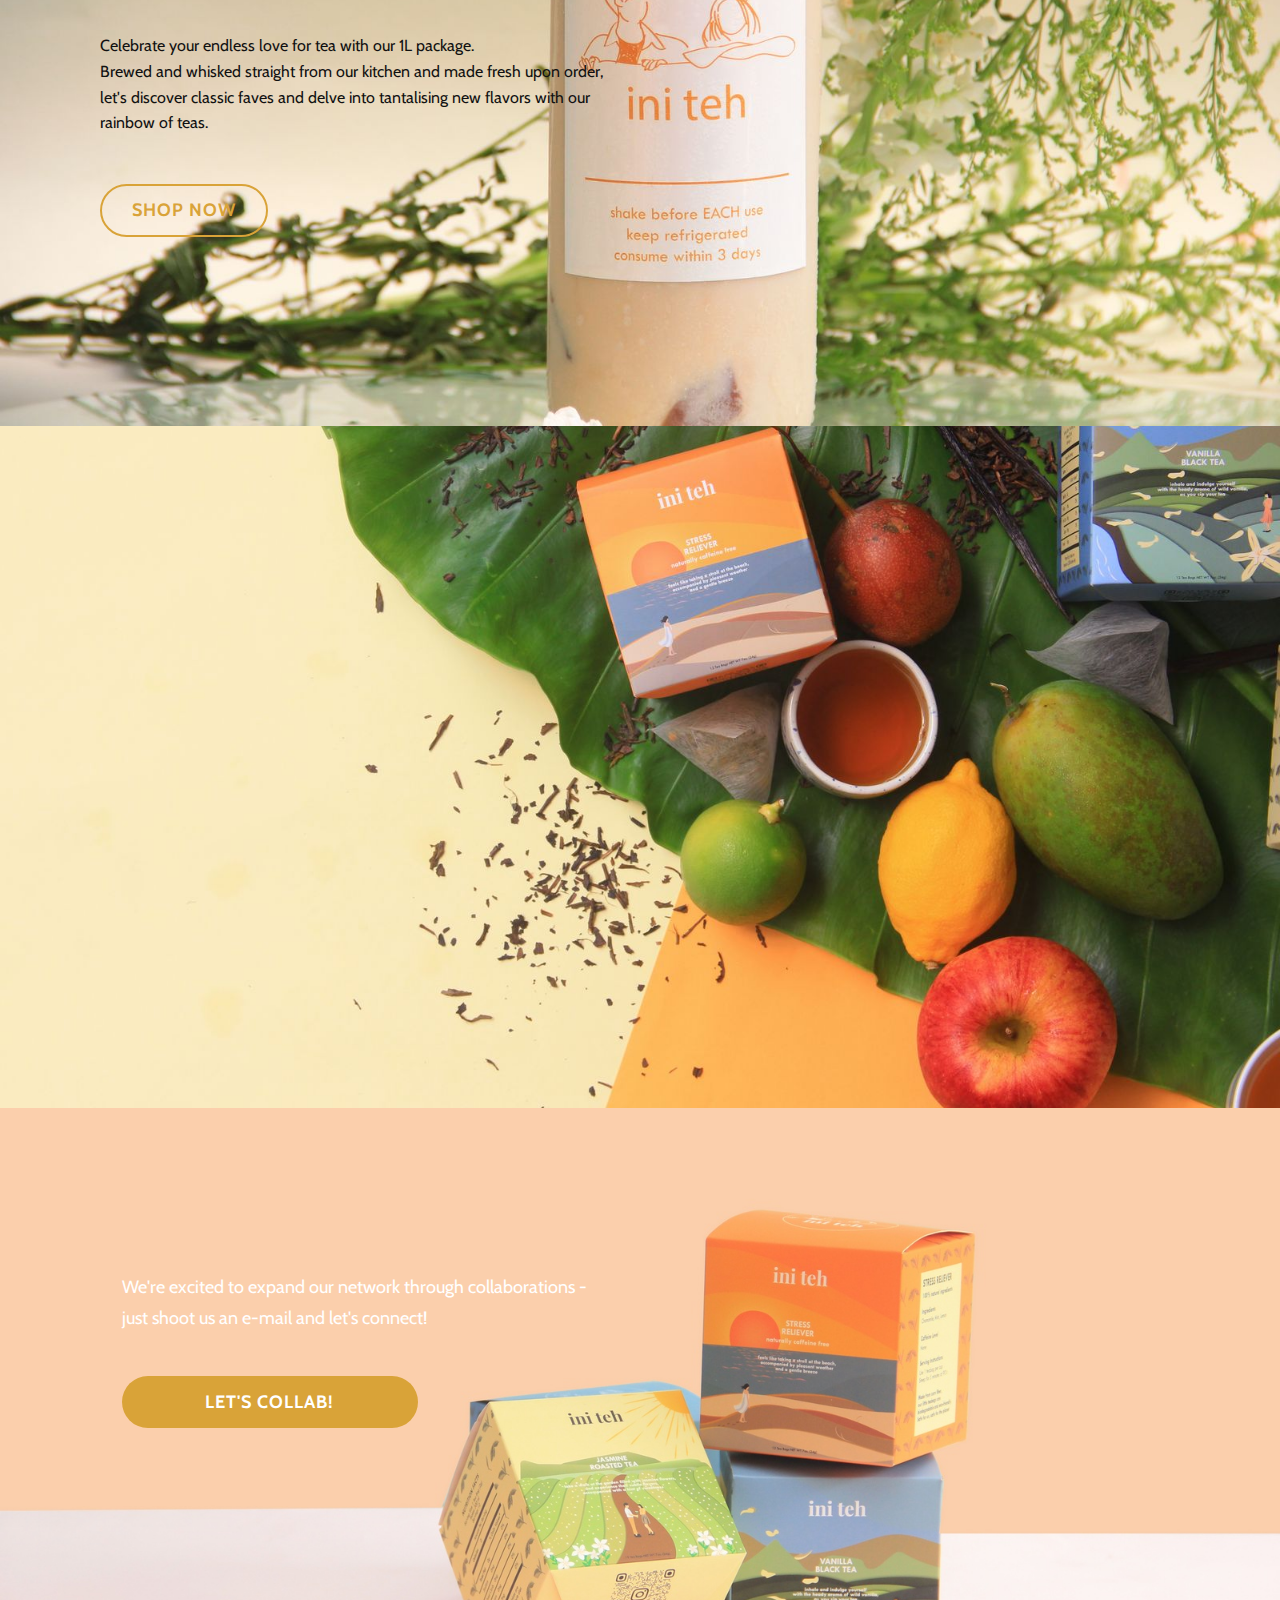
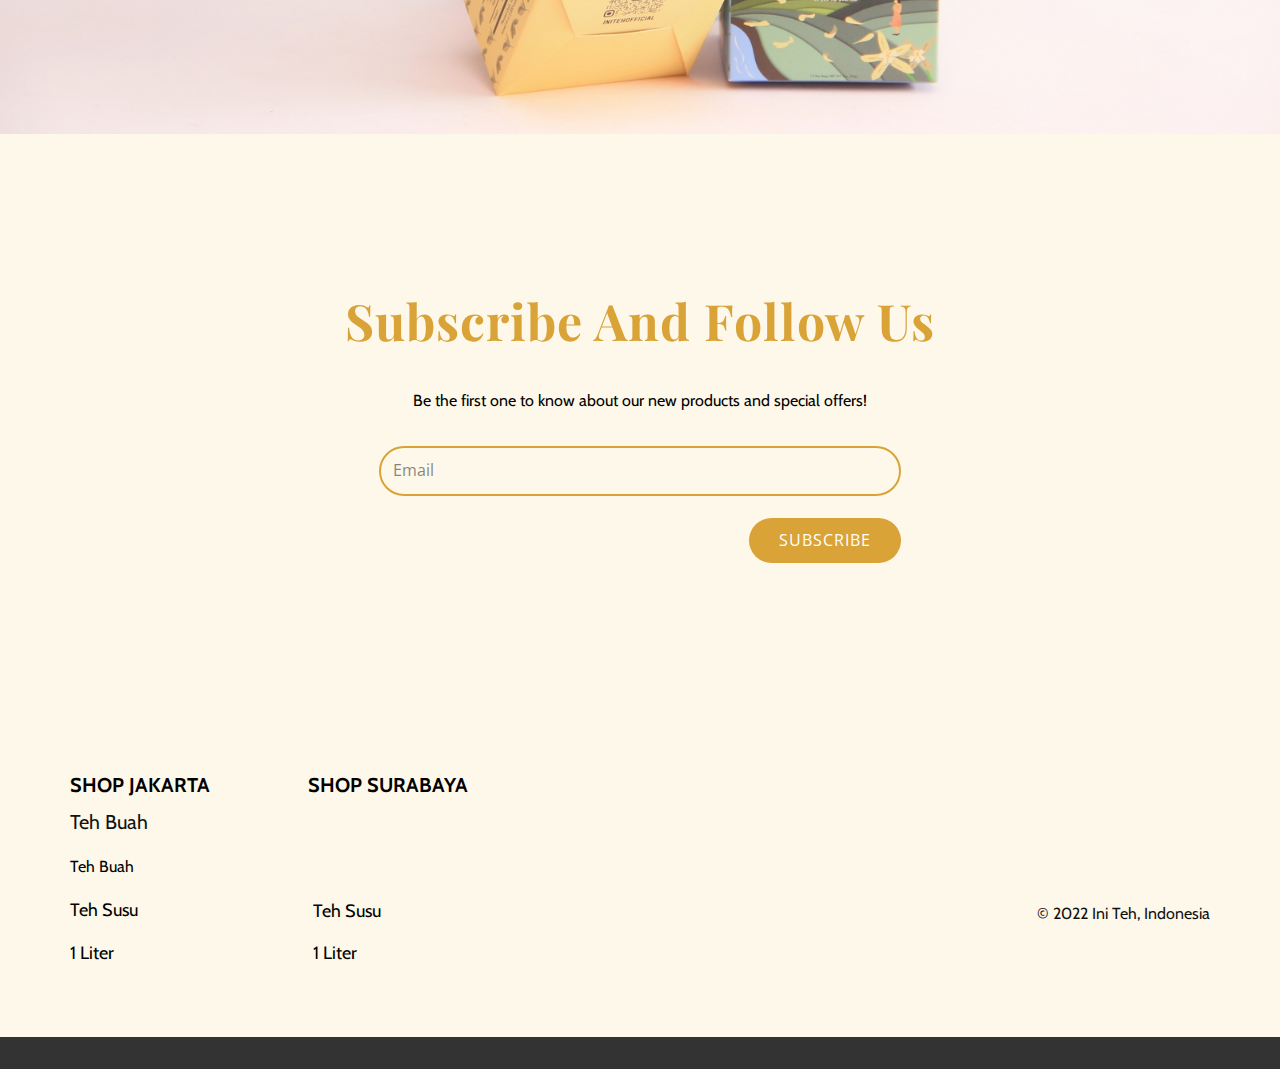
<file: Home.html>
<!DOCTYPE html>
<html style="font-size: 16px;">
  <head>
    <meta name="viewport" content="width=device-width, initial-scale=1.0">
    <meta charset="utf-8">
    <meta name="keywords" content="Teh Indonesia, Learn&nbsp;Cooking&nbsp;Bubble Tea, Franchise Teh, Diskon, ​100% Organic Goodness, Vegan Indonesia">
    <meta name="description" content="">
    <meta name="page_type" content="np-template-header-footer-from-plugin">
    <title>Home</title>
    <link rel="stylesheet" href="nicepage.css" media="screen">
<link rel="stylesheet" href="Home.css" media="screen">
    <script class="u-script" type="text/javascript" src="jquery.js" defer=""></script>
    <script class="u-script" type="text/javascript" src="nicepage.js" defer=""></script>
    <meta name="generator" content="Nicepage 4.8.2, nicepage.com">
    <link id="u-theme-google-font" rel="stylesheet" href="https://fonts.googleapis.com/css?family=Open+Sans:300,300i,400,400i,500,500i,600,600i,700,700i,800,800i|Cabin:400,400i,500,500i,600,600i,700,700i">
    <link id="u-page-google-font" rel="stylesheet" href="https://fonts.googleapis.com/css?family=Playfair+Display:400,400i,500,500i,600,600i,700,700i,800,800i,900,900i|Merriweather:300,300i,400,400i,700,700i,900,900i|Playfair+Display:400,400i,500,500i,600,600i,700,700i,800,800i,900,900i|Cabin:400,400i,500,500i,600,600i,700,700i">
    
    
    
    
    
    
    
    
    
    
    <script type="application/ld+json">{
		"@context": "http://schema.org",
		"@type": "Organization",
		"name": "",
		"sameAs": [
				"https://www.instagram.com/initehofficial/"
		]
}</script>
    <meta name="theme-color" content="#478ac9">
    <meta property="og:title" content="Home">
    <meta property="og:type" content="website">
  </head>
  <body class="u-body u-xl-mode"><header class="u-clearfix u-custom-color-3 u-header u-header" id="sec-3dfa"><div class="u-clearfix u-sheet u-sheet-1">
        <nav class="u-align-left u-menu u-menu-dropdown u-offcanvas u-menu-1">
          <div class="menu-collapse" style="font-size: 1rem;">
            <a class="u-button-style u-custom-color u-custom-text-color u-nav-link" href="#">
              <svg class="u-svg-link" preserveAspectRatio="xMidYMin slice" viewBox="0 0 302 302" style=""><use xmlns:xlink="http://www.w3.org/1999/xlink" xlink:href="#svg-8a8f"></use></svg>
              <svg xmlns="http://www.w3.org/2000/svg" xmlns:xlink="http://www.w3.org/1999/xlink" version="1.1" id="svg-8a8f" x="0px" y="0px" viewBox="0 0 302 302" style="enable-background:new 0 0 302 302;" xml:space="preserve" class="u-svg-content"><g><rect y="36" width="302" height="30"></rect><rect y="236" width="302" height="30"></rect><rect y="136" width="302" height="30"></rect>
</g><g></g><g></g><g></g><g></g><g></g><g></g><g></g><g></g><g></g><g></g><g></g><g></g><g></g><g></g><g></g></svg>
            </a>
          </div>
          <div class="u-custom-menu u-nav-container">
            <ul class="u-nav u-spacing-15 u-unstyled u-nav-1"><li class="u-nav-item"><a class="u-active-custom-color-1 u-border-2 u-border-hover-white u-button-style u-hover-custom-color-3 u-nav-link u-radius-50 u-text-active-white u-text-custom-color-1 u-text-hover-custom-color-1 u-white" href="Home.html" style="padding: 10px 20px;">Home</a>
</li><li class="u-nav-item"><a class="u-active-custom-color-1 u-border-2 u-border-hover-white u-button-style u-hover-custom-color-3 u-nav-link u-radius-50 u-text-active-white u-text-custom-color-1 u-text-hover-custom-color-1 u-white" href="Shop.html" style="padding: 10px 20px;">Shop</a>
</li></ul>
          </div>
          <div class="u-custom-menu u-nav-container-collapse">
            <div class="u-align-center u-black u-container-style u-inner-container-layout u-opacity u-opacity-95 u-sidenav">
              <div class="u-inner-container-layout u-sidenav-overflow">
                <div class="u-menu-close"></div>
                <ul class="u-align-center u-nav u-popupmenu-items u-unstyled u-nav-2"><li class="u-nav-item"><a class="u-button-style u-nav-link" href="Home.html">Home</a>
</li><li class="u-nav-item"><a class="u-button-style u-nav-link" href="Shop.html">Shop</a>
</li></ul>
              </div>
            </div>
            <div class="u-black u-menu-overlay u-opacity u-opacity-70"></div>
          </div>
        </nav>
        <div class="u-social-icons u-spacing-10 u-social-icons-1">
          <a class="u-social-url" title="instagram" target="_blank" href="https://www.instagram.com/initehofficial/"><span class="u-file-icon u-icon u-social-icon u-social-instagram u-icon-1"><img src="images/1077042.png" alt=""></span>
          </a>
        </div>
      </div></header>
    <section class="u-align-center u-clearfix u-image u-section-1" id="carousel_6a40" data-image-width="5184" data-image-height="3456">
      <div class="u-clearfix u-sheet u-sheet-1">
        <div class="u-container-style u-group u-group-1">
          <div class="u-container-layout u-container-layout-1">
            <h1 class="u-align-center u-custom-font u-text u-text-custom-color-1 u-text-1">ini teh</h1>
            <h5 class="u-align-center u-custom-font u-text u-text-2">The first 100% Natural Tea Brand in Indonesia</h5>
          </div>
        </div>
        <div class="u-clearfix u-gutter-0 u-layout-wrap u-layout-wrap-1">
          <div class="u-layout">
            <div class="u-layout-row">
              <div class="u-align-left u-container-style u-layout-cell u-left-cell u-size-30 u-layout-cell-1">
                <div class="u-container-layout u-container-layout-2"></div>
              </div>
              <div class="u-align-left u-container-style u-layout-cell u-right-cell u-size-30 u-layout-cell-2">
                <div class="u-container-layout u-valign-middle u-container-layout-3"></div>
              </div>
            </div>
          </div>
        </div>
        <a href="Home.html#sec-c922" data-page-id="22732560" class="u-active-custom-color-3 u-border-active-palette-1-base u-border-hover-palette-1-base u-border-none u-btn u-btn-round u-button-style u-custom-color-2 u-hover-custom-color-1 u-radius-50 u-text-active-black u-text-hover-white u-text-palette-1-dark-2 u-btn-1"><span class="u-icon"><svg class="u-svg-content" viewBox="0 0 512 512" style="width: 1em; height: 1em;"><path d="m256 512c-68.378906 0-132.667969-26.628906-181.019531-74.980469-48.351563-48.351562-74.980469-112.640625-74.980469-181.019531s26.628906-132.667969 74.980469-181.019531c48.351562-48.351563 112.640625-74.980469 181.019531-74.980469s132.667969 26.628906 181.019531 74.980469c48.351563 48.351562 74.980469 112.640625 74.980469 181.019531s-26.628906 132.667969-74.980469 181.019531c-48.351562 48.351563-112.640625 74.980469-181.019531 74.980469zm0-472c-119.101562 0-216 96.898438-216 216s96.898438 216 216 216 216-96.898438 216-216-96.898438-216-216-216zm138.285156 182-28.285156-28.285156-110 110-110-110-28.285156 28.285156 138.285156 138.285156zm0 0"></path></svg><img></span>&nbsp;vieW ALL MENU
        </a>
      </div>
    </section>
    <section class="u-clearfix u-custom-color-3 u-section-2" id="sec-c922">
      <div class="u-clearfix u-sheet u-sheet-1">
        <div class="u-expanded-width u-layout-horizontal u-list u-list-1">
          <div class="u-repeater u-repeater-1">
            <div class="u-container-style u-custom-item u-hover-feature u-image u-list-item u-radius-50 u-repeater-item u-image-1" data-image-width="1500" data-image-height="1500">
              <div class="u-container-layout u-similar-container u-container-layout-1"></div>
            </div>
            <div class="u-container-style u-custom-item u-hover-feature u-image u-list-item u-radius-50 u-repeater-item u-image-2" data-image-width="1500" data-image-height="1500">
              <div class="u-container-layout u-similar-container u-container-layout-2"></div>
            </div>
            <div class="u-container-style u-custom-item u-hover-feature u-image u-list-item u-radius-50 u-repeater-item u-image-3" data-image-width="1500" data-image-height="1500">
              <div class="u-container-layout u-similar-container u-container-layout-3"></div>
            </div>
            <div class="u-container-style u-custom-item u-hover-feature u-image u-list-item u-radius-50 u-repeater-item u-image-4" data-image-width="1500" data-image-height="1500">
              <div class="u-container-layout u-similar-container u-container-layout-4"></div>
            </div>
            <div class="u-container-style u-custom-item u-hover-feature u-image u-list-item u-radius-50 u-repeater-item u-image-5" data-image-width="1500" data-image-height="1500">
              <div class="u-container-layout u-similar-container u-container-layout-5"></div>
            </div>
            <div class="u-container-style u-custom-item u-hover-feature u-image u-list-item u-radius-50 u-repeater-item u-image-6" data-image-width="1500" data-image-height="1500">
              <div class="u-container-layout u-similar-container u-container-layout-6"></div>
            </div>
            <div class="u-container-style u-custom-item u-hover-feature u-image u-list-item u-radius-50 u-repeater-item u-image-7" data-image-width="1500" data-image-height="1500">
              <div class="u-container-layout u-similar-container u-container-layout-7"></div>
            </div>
            <div class="u-container-style u-custom-item u-hover-feature u-image u-list-item u-radius-50 u-repeater-item u-image-8" data-image-width="1500" data-image-height="1500">
              <div class="u-container-layout u-similar-container u-container-layout-8"></div>
            </div>
          </div>
          <a class="u-absolute-vcenter u-gallery-nav u-gallery-nav-prev u-icon-rectangle u-opacity u-opacity-70 u-spacing-10 u-text-custom-color-1 u-gallery-nav-1" href="#" role="button">
            <span aria-hidden="true">
              <svg viewBox="0 0 451.847 451.847"><path d="M97.141,225.92c0-8.095,3.091-16.192,9.259-22.366L300.689,9.27c12.359-12.359,32.397-12.359,44.751,0
c12.354,12.354,12.354,32.388,0,44.748L173.525,225.92l171.903,171.909c12.354,12.354,12.354,32.391,0,44.744
c-12.354,12.365-32.386,12.365-44.745,0l-194.29-194.281C100.226,242.115,97.141,234.018,97.141,225.92z"></path></svg>
            </span>
            <span class="sr-only">
              <svg viewBox="0 0 451.847 451.847"><path d="M97.141,225.92c0-8.095,3.091-16.192,9.259-22.366L300.689,9.27c12.359-12.359,32.397-12.359,44.751,0
c12.354,12.354,12.354,32.388,0,44.748L173.525,225.92l171.903,171.909c12.354,12.354,12.354,32.391,0,44.744
c-12.354,12.365-32.386,12.365-44.745,0l-194.29-194.281C100.226,242.115,97.141,234.018,97.141,225.92z"></path></svg>
            </span>
          </a>
          <a class="u-gallery-nav u-gallery-nav-next u-icon-rectangle u-opacity u-opacity-70 u-spacing-10 u-text-custom-color-1 u-gallery-nav-2" href="#" role="button">
            <span aria-hidden="true">
              <svg viewBox="0 0 451.846 451.847"><path d="M345.441,248.292L151.154,442.573c-12.359,12.365-32.397,12.365-44.75,0c-12.354-12.354-12.354-32.391,0-44.744
L278.318,225.92L106.409,54.017c-12.354-12.359-12.354-32.394,0-44.748c12.354-12.359,32.391-12.359,44.75,0l194.287,194.284
c6.177,6.18,9.262,14.271,9.262,22.366C354.708,234.018,351.617,242.115,345.441,248.292z"></path></svg>
            </span>
            <span class="sr-only">
              <svg viewBox="0 0 451.846 451.847"><path d="M345.441,248.292L151.154,442.573c-12.359,12.365-32.397,12.365-44.75,0c-12.354-12.354-12.354-32.391,0-44.744
L278.318,225.92L106.409,54.017c-12.354-12.359-12.354-32.394,0-44.748c12.354-12.359,32.391-12.359,44.75,0l194.287,194.284
c6.177,6.18,9.262,14.271,9.262,22.366C354.708,234.018,351.617,242.115,345.441,248.292z"></path></svg>
            </span>
          </a>
        </div>
      </div>
      
      
      
      
      
      
      
      
    </section>
    <section class="u-clearfix u-image u-section-3" id="carousel_d929" data-image-width="2000" data-image-height="1333">
      <div class="u-clearfix u-expanded-width u-layout-wrap u-layout-wrap-1">
        <div class="u-layout">
          <div class="u-layout-row">
            <div class="u-align-left u-container-style u-image u-layout-cell u-left-cell u-size-60 u-image-1" data-image-width="1900" data-image-height="1022">
              <div class="u-container-layout u-container-layout-1">
                <h2 class="u-text u-text-body-alt-color u-text-1">Shop all Teas</h2>
                <p class="u-custom-font u-text u-text-body-alt-color u-text-2">Enjoy the perfect cup of tea at the comfort of your home with our Teabox Series. From tea with&nbsp;<br>high caffeine to ones with no caffeine, we've got you covered.<br>
                  <br>Discover the world of top teas at Ini Teh today.<br>
                </p>
                <a href="https://www.tokopedia.com/initehofficial" class="u-border-2 u-border-custom-color-1 u-btn u-btn-round u-button-style u-custom-font u-hover-custom-color-1 u-none u-radius-50 u-text-body-alt-color u-btn-1" target="_blank">SHOP NOW</a>
              </div>
            </div>
          </div>
        </div>
      </div>
    </section>
    <section class="u-align-center u-clearfix u-custom-color-3 u-section-4" id="carousel_eb17">
      <div class="u-clearfix u-sheet u-sheet-1">
        <h2 class="u-custom-font u-font-merriweather u-text u-text-1">Yang teh-baik untukmu</h2>
        <div id="carousel-8627" data-interval="5000" data-u-ride="carousel" class="u-carousel u-expanded-width u-slider u-slider-1">
          <ol class="u-absolute-hcenter u-carousel-indicators u-carousel-indicators-1">
            <li data-u-target="#carousel-8627" class="u-active u-custom-color-1 u-hover-grey-50 u-shape-circle" data-u-slide-to="0" style="height: 10px; width: 10px;"></li>
            <li data-u-target="#carousel-8627" class="u-custom-color-1 u-hover-grey-50 u-shape-circle" data-u-slide-to="1" style="height: 10px; width: 10px;"></li>
          </ol>
          <div class="u-carousel-inner" role="listbox">
            <div class="u-active u-align-center u-carousel-item u-container-style u-slide">
              <div class="u-container-layout u-container-layout-1">
                <div class="u-expanded-width-lg u-expanded-width-md u-expanded-width-sm u-expanded-width-xs u-gallery u-layout-grid u-lightbox u-no-transition u-show-text-on-hover u-gallery-1">
                  <div class="u-gallery-inner u-gallery-inner-1">
                    <div class="u-effect-fade u-gallery-item u-radius-50 u-shape-round">
                      <div class="u-back-slide" data-image-width="1600" data-image-height="1600">
                        <img class="u-back-image u-expanded" src="images/jasmine_edited_post.jpg">
                      </div>
                      <div class="u-over-slide u-shading u-over-slide-1">
                        <h3 class="u-gallery-heading"></h3>
                        <p class="u-gallery-text"></p>
                      </div>
                    </div>
                    <div class="u-effect-fade u-gallery-item u-radius-50 u-shape-round">
                      <div class="u-back-slide" data-image-width="1600" data-image-height="1600">
                        <img class="u-back-image u-expanded" src="images/edited_vanilla7.jpg">
                      </div>
                      <div class="u-over-slide u-shading u-over-slide-2">
                        <h3 class="u-gallery-heading"></h3>
                        <p class="u-gallery-text"></p>
                      </div>
                    </div>
                    <div class="u-effect-fade u-gallery-item u-radius-50 u-shape-round">
                      <div class="u-back-slide" data-image-width="1600" data-image-height="1600">
                        <img class="u-back-image u-expanded" src="images/edited_stress4.jpg">
                      </div>
                      <div class="u-over-slide u-shading u-over-slide-3">
                        <h3 class="u-gallery-heading"></h3>
                        <p class="u-gallery-text"></p>
                      </div>
                    </div>
                  </div>
                </div>
              </div>
            </div>
            <div class="u-align-center u-carousel-item u-container-style u-expanded-width-xl u-slide">
              <div class="u-container-layout u-valign-middle u-container-layout-2">
                <div class="u-expanded-width-lg u-expanded-width-md u-expanded-width-sm u-expanded-width-xs u-gallery u-layout-grid u-lightbox u-no-transition u-show-text-on-hover u-gallery-2">
                  <div class="u-gallery-inner u-gallery-inner-2">
                    <div class="u-effect-fade u-gallery-item u-radius-50 u-shape-round u-gallery-item-4">
                      <div class="u-back-slide" data-image-width="1500" data-image-height="1500">
                        <img class="u-back-image u-expanded" src="images/Gojek_apelin.jpg">
                      </div>
                      <div class="u-over-slide u-shading u-over-slide-4">
                        <h3 class="u-gallery-heading"></h3>
                        <p class="u-gallery-text"></p>
                      </div>
                    </div>
                    <div class="u-effect-fade u-gallery-item u-radius-50 u-shape-round u-gallery-item-5">
                      <div class="u-back-slide" data-image-width="1500" data-image-height="1500">
                        <img class="u-back-image u-expanded" src="images/Gojek_bening.jpg">
                      </div>
                      <div class="u-over-slide u-shading u-over-slide-5">
                        <h3 class="u-gallery-heading"></h3>
                        <p class="u-gallery-text"></p>
                      </div>
                    </div>
                    <div class="u-effect-fade u-gallery-item u-radius-50 u-shape-round">
                      <div class="u-back-slide" data-image-width="1500" data-image-height="1500">
                        <img class="u-back-image u-expanded" src="images/Gojek_mbok.jpg">
                      </div>
                      <div class="u-over-slide u-shading u-over-slide-6">
                        <h3 class="u-gallery-heading"></h3>
                        <p class="u-gallery-text"></p>
                      </div>
                    </div>
                  </div>
                </div>
              </div>
            </div>
          </div>
          <a class="u-absolute-vcenter u-carousel-control u-carousel-control-prev u-icon-rectangle u-spacing-10 u-text-custom-color-1 u-carousel-control-1" href="#carousel-8627" role="button" data-u-slide="prev">
            <span aria-hidden="true">
              <svg viewBox="0 0 477.175 477.175"><path d="M145.188,238.575l215.5-215.5c5.3-5.3,5.3-13.8,0-19.1s-13.8-5.3-19.1,0l-225.1,225.1c-5.3,5.3-5.3,13.8,0,19.1l225.1,225
                    c2.6,2.6,6.1,4,9.5,4s6.9-1.3,9.5-4c5.3-5.3,5.3-13.8,0-19.1L145.188,238.575z"></path></svg>
            </span>
            <span class="sr-only">Previous</span>
          </a>
          <a class="u-absolute-vcenter u-carousel-control u-carousel-control-next u-icon-rectangle u-spacing-10 u-text-custom-color-1 u-carousel-control-2" href="#carousel-8627" role="button" data-u-slide="next">
            <span aria-hidden="true">
              <svg viewBox="0 0 477.175 477.175"><path d="M360.731,229.075l-225.1-225.1c-5.3-5.3-13.8-5.3-19.1,0s-5.3,13.8,0,19.1l215.5,215.5l-215.5,215.5
                    c-5.3,5.3-5.3,13.8,0,19.1c2.6,2.6,6.1,4,9.5,4c3.4,0,6.9-1.3,9.5-4l225.1-225.1C365.931,242.875,365.931,234.275,360.731,229.075z"></path></svg>
            </span>
            <span class="sr-only">Next</span>
          </a>
        </div>
        <a href="Teabox.html" data-page-id="47618626" class="u-border-2 u-border-custom-color-1 u-btn u-btn-round u-button-style u-custom-font u-hover-custom-color-1 u-none u-radius-50 u-text-active-white u-text-custom-color-1 u-text-hover-custom-color-4 u-btn-1" target="_blank">read more</a>
      </div>
    </section>
    <section class="u-align-center u-clearfix u-image u-section-5" id="carousel_7dac" data-image-width="5184" data-image-height="3456">
      <div class="u-clearfix u-sheet u-valign-middle u-sheet-1">
        <div class="u-clearfix u-expanded-width u-layout-wrap u-layout-wrap-1">
          <div class="u-layout">
            <div class="u-layout-row">
              <div class="u-align-left u-container-style u-layout-cell u-left-cell u-size-30 u-layout-cell-1">
                <div class="u-container-layout u-container-layout-1">
                  <h2 class="u-custom-font u-font-playfair-display u-text u-text-body-alt-color u-text-1">Pay Less, Get More </h2>
                  <p class="u-custom-font u-text u-text-2">Celebrate your endless love for tea with our 1L package.<br>Brewed and whisked straight from our kitchen and made fresh upon order, let's discover classic faves and delve into tantalising new flavors with our rainbow of teas.
                  </p>
                  <a href="https://www.tokopedia.com/initehofficial" class="u-border-2 u-border-custom-color-1 u-btn u-btn-round u-button-style u-custom-font u-hover-custom-color-1 u-none u-radius-50 u-text-active-custom-color-4 u-text-custom-color-1 u-text-hover-custom-color-4 u-btn-1" target="_blank">SHOP NOW</a>
                </div>
              </div>
              <div class="u-align-left u-container-style u-layout-cell u-right-cell u-size-30 u-layout-cell-2">
                <div class="u-container-layout u-container-layout-2"></div>
              </div>
            </div>
          </div>
        </div>
      </div>
    </section>
    <section class="u-align-right u-clearfix u-section-6" id="carousel_8f80">
      <div class="u-clearfix u-expanded-width u-layout-wrap u-layout-wrap-1">
        <div class="u-layout">
          <div class="u-layout-row">
            <div class="u-align-left u-container-style u-image u-layout-cell u-size-60 u-image-1" data-image-width="1600" data-image-height="1067">
              <div class="u-container-layout u-container-layout-1"></div>
            </div>
          </div>
        </div>
      </div>
    </section>
    <section class="u-align-center u-clearfix u-image u-section-7" id="carousel_ace9" data-image-width="1600" data-image-height="1067">
      <div class="u-clearfix u-sheet u-sheet-1">
        <h5 class="u-align-left u-custom-font u-text u-text-body-alt-color u-text-default u-text-1">We're excited to expand our network through collaborations -<br>just shoot us an e-mail and let's connect!
        </h5>
        <a href="mailto:initehofficial.id@gmail.com?subject=Collab%20Opportunity" class="u-border-none u-btn u-btn-round u-button-style u-custom-color-1 u-custom-font u-hover-custom-color-2 u-radius-50 u-text-body-alt-color u-text-hover-black u-btn-1">LET'S COLLAB!</a>
      </div>
    </section>
    <section class="u-align-center u-clearfix u-custom-color-4 u-section-8" id="carousel_0ea5">
      <div class="u-clearfix u-sheet u-valign-middle-lg u-valign-middle-sm u-valign-middle-xl u-valign-middle-xs u-sheet-1">
        <div class="u-align-center u-container-style u-expanded-width-sm u-expanded-width-xs u-group u-shape-rectangle u-group-1">
          <div class="u-container-layout u-container-layout-1">
            <h2 class="u-custom-font u-text u-text-custom-color-1 u-text-default u-text-1">Subscribe And Follow Us</h2>
            <p class="u-custom-font u-text u-text-black u-text-default u-text-2">Be the first one to know about our new products and special o​​ffers!</p>
            <div class="u-form u-form-1">
              <form action="https://formspree.io/f/mwkyrkqk" method="POST" class="u-clearfix u-form-spacing-21 u-form-vertical u-inner-form" style="padding: 6px;" source="custom">
                <div class="u-form-email u-form-group">
                  <label for="email-ef64" class="u-form-control-hidden u-label">Email</label>
                  <input type="email" placeholder="Email" id="email-ef64" name="email" class="u-border-2 u-border-custom-color-1 u-input u-input-rectangle u-radius-50" required="">
                </div>
                <div class="u-align-right u-form-group u-form-submit">
                  <a href="#" class="u-border-none u-btn u-btn-round u-btn-submit u-button-style u-custom-color-1 u-hover-custom-color-3 u-radius-50 u-btn-1">Subscribe</a>
                  <input type="submit" value="submit" class="u-form-control-hidden">
                </div>
                <div class="u-form-send-message u-form-send-success">#FormSendSuccess</div>
                <div class="u-form-send-error u-form-send-message">#FormSendError</div>
                <input type="hidden" value="" name="recaptchaResponse">
              </form>
            </div>
          </div>
        </div>
      </div>
    </section>
    
    
    
    <footer class="u-align-center u-clearfix u-custom-color-4 u-footer u-footer" id="sec-fd94"><div class="u-align-left u-clearfix u-sheet u-sheet-1">
        <h5 class="u-text u-text-default u-text-1">
          <a class="u-active-none u-border-none u-btn u-button-link u-button-style u-custom-font u-hover-none u-none u-text-black u-btn-1" href="https://www.tokopedia.com/initehofficial" target="_blank">SHOP JAKARTA</a>
        </h5>
        <h5 class="u-text u-text-default u-text-2">
          <a class="u-active-none u-border-none u-btn u-button-link u-button-style u-custom-font u-hover-none u-none u-text-black u-btn-2" href="https://www.tokopedia.com/initehofficialsurabaya" target="_blank">SHOP SURABAYA</a>
        </h5>
        <h5 class="u-custom-font u-text u-text-default u-text-3">
          <a class="u-active-none u-border-none u-btn u-button-link u-button-style u-custom-font u-hover-none u-none u-text-body-color u-btn-3" href="https://www.tokopedia.com/initehofficial">Teh Buah</a>
        </h5>
          <a class="u-active-none u-border-none u-btn u-button-link u-button-style u-custom-font u-hover-none u-none u-text-black u-btn-4" href="https://www.tokopedia.com/initehofficialsurabaya">Teh Buah</a>
        </h6>
        <h6 class="u-text u-text-default u-text-5">
          <a class="u-active-none u-border-none u-btn u-button-link u-button-style u-custom-font u-hover-none u-none u-text-black u-btn-5" href="https://www.tokopedia.com/initehofficial">Teh Susu</a>
        </h6>
        <p class="u-custom-font u-text u-text-default u-text-6"> © 2022 Ini Teh, Indonesia</p>
        <h6 class="u-text u-text-default u-text-7">
          <a class="u-active-none u-border-none u-btn u-button-link u-button-style u-custom-font u-hover-none u-none u-text-black u-btn-6" href="https://www.tokopedia.com/initehofficialsurabaya">Teh Susu</a>
        </h6>
        <h6 class="u-text u-text-default u-text-8">
          <a class="u-active-none u-border-none u-btn u-button-link u-button-style u-custom-font u-hover-none u-none u-text-black u-btn-7" href="https://www.tokopedia.com/initehofficial">1 Liter</a>
        </h6>
        <h6 class="u-text u-text-default u-text-9">
          <a class="u-active-none u-border-none u-btn u-button-link u-button-style u-custom-font u-hover-none u-none u-text-black u-btn-8" href="https://www.tokopedia.com/initehofficialsurabaya">1 Liter</a>
        </h6>
      </div></footer>
    <section class="u-backlink u-clearfix u-grey-80">
<!--      <a class="u-link" href="https://nicepage.com/web-design" target="_blank">-->
<!--        <span>Web Design</span>-->
<!--      </a>-->
<!--      <p class="u-text">-->
<!--        <span>created with</span>-->
<!--      </p>-->
<!--      <a class="u-link" href="https://nicepage.site" target="_blank">-->
<!--        <span>Best Website Builder</span>-->
<!--      </a>. -->
    </section>
  <section class="u-align-center u-clearfix u-container-style u-custom-color-2 u-dialog-block u-opacity u-opacity-90 u-valign-middle u-dialog-section-11" id="sec-2c61" data-dialog-show-on="timer" data-dialog-show-on-list="22732560" data-dialog-show-interval="6000">
      <div class="u-container-style u-custom-color-1 u-dialog u-radius-50 u-shape-round u-dialog-1">
        <div class="u-container-layout u-valign-middle u-container-layout-1">
          <h2 class="u-align-center u-text u-text-default u-text-1">Kamu yang teh-baik!</h2>
          <p class="u-align-center u-text u-text-body-alt-color u-text-2">Be the first one to know about out new products and special offers!</p>
          <div class="u-expanded-width u-form u-form-1">
            <form action="https://formspree.io/f/mwkyrkqk" method="POST" class="u-clearfix u-form-horizontal u-form-spacing-19 u-inner-form" style="padding: 7px;" source="custom" name="form">
              <div class="u-form-email u-form-group">
                <label for="email-8999" class="u-form-control-hidden u-label">Email</label>
                <input type="email" placeholder="Enter a valid email address" id="email-8999" name="email" class="u-border-1 u-border-grey-30 u-input u-input-rectangle u-white" required="">
              </div>
              <div class="u-align-left u-form-group u-form-submit">
                <a href="#" class="u-border-none u-btn u-btn-round u-btn-submit u-button-style u-radius-50 u-text-custom-color-1 u-white u-btn-1">Submit</a>
                <input type="submit" value="submit" class="u-form-control-hidden">
              </div>
              <div class="u-form-send-message u-form-send-success"> Thank you! Your message has been sent. </div>
              <div class="u-form-send-error u-form-send-message"> Unable to send your message. Please fix errors then try again. </div>
              <input type="hidden" value="" name="recaptchaResponse">
            </form>
          </div>
        </div><button class="u-dialog-close-button u-icon u-text-grey-40 u-icon-1"><svg class="u-svg-link" preserveAspectRatio="xMidYMin slice" viewBox="0 0 348.333 348.334" style=""><use xmlns:xlink="http://www.w3.org/1999/xlink" xlink:href="#svg-9711"></use></svg><svg xmlns="http://www.w3.org/2000/svg" xmlns:xlink="http://www.w3.org/1999/xlink" version="1.1" xml:space="preserve" class="u-svg-content" viewBox="0 0 348.333 348.334" x="0px" y="0px" id="svg-9711" style="enable-background:new 0 0 348.333 348.334;"><g><path d="M336.559,68.611L231.016,174.165l105.543,105.549c15.699,15.705,15.699,41.145,0,56.85   c-7.844,7.844-18.128,11.769-28.407,11.769c-10.296,0-20.581-3.919-28.419-11.769L174.167,231.003L68.609,336.563   c-7.843,7.844-18.128,11.769-28.416,11.769c-10.285,0-20.563-3.919-28.413-11.769c-15.699-15.698-15.699-41.139,0-56.85   l105.54-105.549L11.774,68.611c-15.699-15.699-15.699-41.145,0-56.844c15.696-15.687,41.127-15.687,56.829,0l105.563,105.554   L279.721,11.767c15.705-15.687,41.139-15.687,56.832,0C352.258,27.466,352.258,52.912,336.559,68.611z"></path>
</g></svg></button>
      </div>
    </section><style> .u-dialog-section-11 {
  min-height: 826px;
}

.u-dialog-section-11 .u-dialog-1 {
  width: 545px;
  min-height: 317px;
  box-shadow: 0 0 14px 0 rgba(255,255,255,1);
  margin: 60px auto;
}

.u-dialog-section-11 .u-container-layout-1 {
  padding: 30px;
}

.u-dialog-section-11 .u-text-1 {
  font-size: 2.25rem;
  margin: 0 auto;
}

.u-dialog-section-11 .u-text-2 {
  font-size: 1.1875rem;
  margin: 24px 0 0;
}

.u-dialog-section-11 .u-form-1 {
  margin: 26px 0 0;
}

.u-dialog-section-11 .u-btn-1 {
  text-transform: uppercase;
  background-image: none;
  border-style: none;
  font-weight: 700;
}

.u-dialog-section-11 .u-icon-1 {
  width: 16px;
  height: 16px;
  left: auto;
  top: 17px;
  position: absolute;
  right: 16px;
}

@media (max-width: 1199px) {
  .u-dialog-section-11 .u-dialog-1 {
    height: auto;
  }

  .u-dialog-section-11 .u-form-1 {
    margin-right: initial;
    margin-left: initial;
  }
}

@media (max-width: 767px) {
  .u-dialog-section-11 .u-dialog-1 {
    width: 540px;
  }
}

@media (max-width: 575px) {
  .u-dialog-section-11 .u-dialog-1 {
    width: 340px;
    min-height: 329px;
  }

  .u-dialog-section-11 .u-container-layout-1 {
    padding-left: 20px;
    padding-right: 20px;
  }

  .u-dialog-section-11 .u-form-1 {
    margin-top: 3px;
    margin-right: initial;
    margin-left: initial;
  }
}</style></body>
</html>
</file>
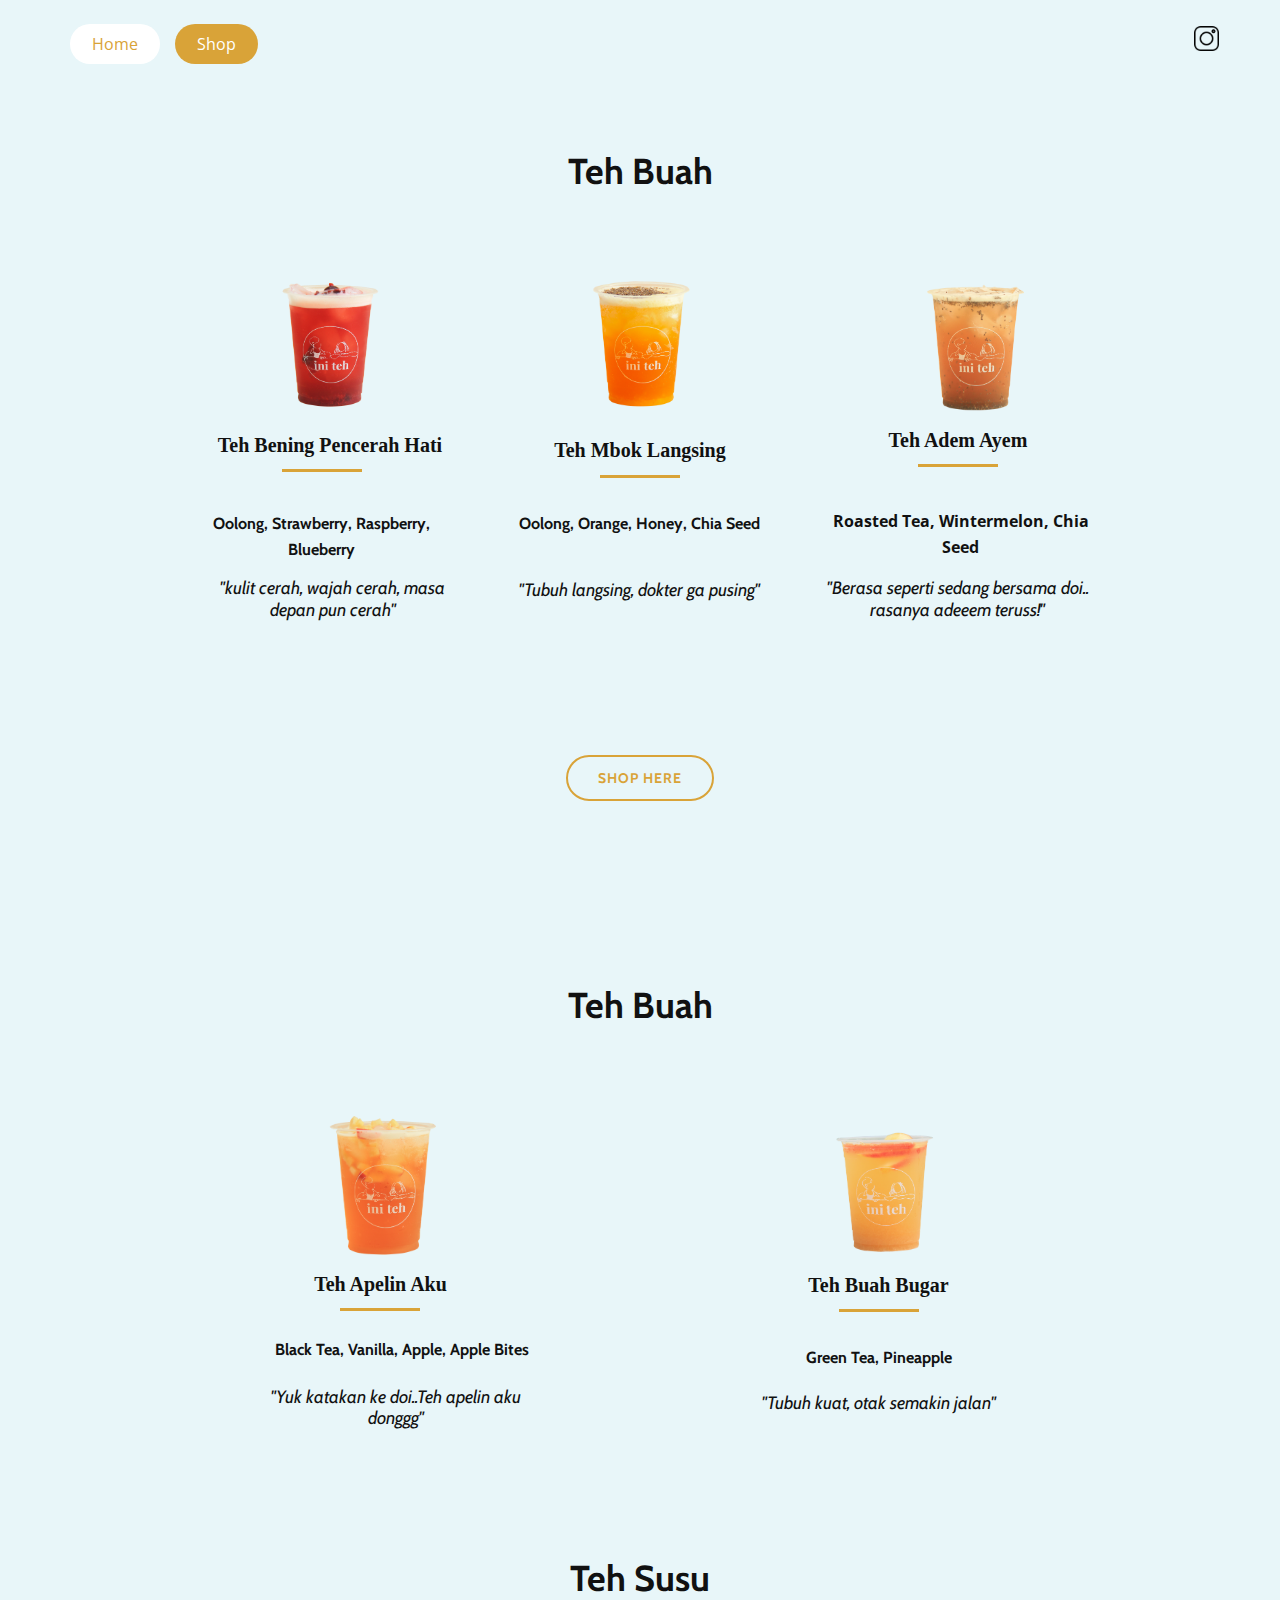
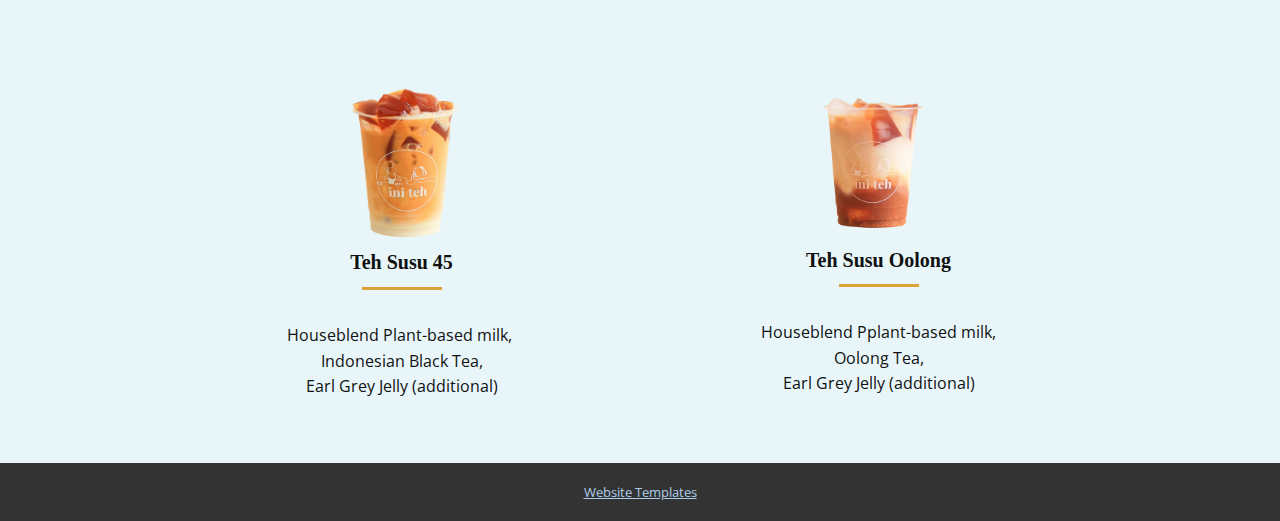
<file: Shop.html>
<!DOCTYPE html>
<html style="font-size: 16px;">
  <head>
    <meta name="viewport" content="width=device-width, initial-scale=1.0">
    <meta charset="utf-8">
    <meta name="keywords" content="THE BAKERY-CAFE, RESTAURANT, BAKERY, Our Mission, The Bread Guide, The Perfect Sammy, Locally Sourced, Authentic Treats For All Your Family Traditions, SLC Breakfast Menu, SLC Lunch &amp;amp; Dinner Menus, Gourmandise SLC Restaurant Hours, Gourmandise The Bakery">
    <meta name="description" content="">
    <meta name="page_type" content="np-template-header-footer-from-plugin">
    <title>Shop</title>
    <link rel="stylesheet" href="nicepage.css" media="screen">
<link rel="stylesheet" href="Shop.css" media="screen">
    <script class="u-script" type="text/javascript" src="jquery.js" defer=""></script>
    <script class="u-script" type="text/javascript" src="nicepage.js" defer=""></script>
    <meta name="generator" content="Nicepage 4.8.2, nicepage.com">
    <link id="u-theme-google-font" rel="stylesheet" href="https://fonts.googleapis.com/css?family=Open+Sans:300,300i,400,400i,500,500i,600,600i,700,700i,800,800i|Cabin:400,400i,500,500i,600,600i,700,700i">
    <link id="u-page-google-font" rel="stylesheet" href="https://fonts.googleapis.com/css?family=Cabin:400,400i,500,500i,600,600i,700,700i">
    
    
    
    
    
    <script type="application/ld+json">{
		"@context": "http://schema.org",
		"@type": "Organization",
		"name": "",
		"sameAs": [
				"https://www.instagram.com/initehofficial/"
		]
}</script>
    <meta name="theme-color" content="#478ac9">
    <meta property="og:title" content="Shop">
    <meta property="og:type" content="website">
  </head>
  <body class="u-body u-xl-mode"><header class="u-clearfix u-custom-color-3 u-header u-header" id="sec-3dfa"><div class="u-clearfix u-sheet u-sheet-1">
        <nav class="u-align-left u-menu u-menu-dropdown u-offcanvas u-menu-1">
          <div class="menu-collapse" style="font-size: 1rem;">
            <a class="u-button-style u-custom-color u-custom-text-color u-nav-link" href="#">
              <svg class="u-svg-link" preserveAspectRatio="xMidYMin slice" viewBox="0 0 302 302" style=""><use xmlns:xlink="http://www.w3.org/1999/xlink" xlink:href="#svg-8a8f"></use></svg>
              <svg xmlns="http://www.w3.org/2000/svg" xmlns:xlink="http://www.w3.org/1999/xlink" version="1.1" id="svg-8a8f" x="0px" y="0px" viewBox="0 0 302 302" style="enable-background:new 0 0 302 302;" xml:space="preserve" class="u-svg-content"><g><rect y="36" width="302" height="30"></rect><rect y="236" width="302" height="30"></rect><rect y="136" width="302" height="30"></rect>
</g><g></g><g></g><g></g><g></g><g></g><g></g><g></g><g></g><g></g><g></g><g></g><g></g><g></g><g></g><g></g></svg>
            </a>
          </div>
          <div class="u-custom-menu u-nav-container">
            <ul class="u-nav u-spacing-15 u-unstyled u-nav-1"><li class="u-nav-item"><a class="u-active-custom-color-1 u-border-2 u-border-hover-white u-button-style u-hover-custom-color-3 u-nav-link u-radius-50 u-text-active-white u-text-custom-color-1 u-text-hover-custom-color-1 u-white" href="Home.html" style="padding: 10px 20px;">Home</a>
</li><li class="u-nav-item"><a class="u-active-custom-color-1 u-border-2 u-border-hover-white u-button-style u-hover-custom-color-3 u-nav-link u-radius-50 u-text-active-white u-text-custom-color-1 u-text-hover-custom-color-1 u-white" href="Shop.html" style="padding: 10px 20px;">Shop</a>
</li></ul>
          </div>
          <div class="u-custom-menu u-nav-container-collapse">
            <div class="u-align-center u-black u-container-style u-inner-container-layout u-opacity u-opacity-95 u-sidenav">
              <div class="u-inner-container-layout u-sidenav-overflow">
                <div class="u-menu-close"></div>
                <ul class="u-align-center u-nav u-popupmenu-items u-unstyled u-nav-2"><li class="u-nav-item"><a class="u-button-style u-nav-link" href="Home.html">Home</a>
</li><li class="u-nav-item"><a class="u-button-style u-nav-link" href="Shop.html">Shop</a>
</li></ul>
              </div>
            </div>
            <div class="u-black u-menu-overlay u-opacity u-opacity-70"></div>
          </div>
        </nav>
        <div class="u-social-icons u-spacing-10 u-social-icons-1">
          <a class="u-social-url" title="instagram" target="_blank" href="https://www.instagram.com/initehofficial/"><span class="u-file-icon u-icon u-social-icon u-social-instagram u-icon-1"><img src="images/1077042.png" alt=""></span>
          </a>
        </div>
      </div></header> 
    <section class="u-clearfix u-custom-color-3 u-section-1" id="sec-dc10">
      <div class="u-clearfix u-sheet u-sheet-1">
        <div class="u-align-center u-container-style u-group u-group-1">
          <div class="u-container-layout u-valign-middle">
            <h2 class="u-custom-font u-text u-text-1">Teh Buah</h2>
          </div>
        </div>
        <div class="u-clearfix u-layout-wrap u-layout-wrap-1">
          <div class="u-layout">
            <div class="u-layout-row">
              <div class="u-container-style u-layout-cell u-left-cell u-size-20 u-size-20-md u-layout-cell-1">
                <div class="u-container-layout u-container-layout-2">
                  <img class="u-image u-image-contain u-image-round u-radius-50 u-image-1" src="images/cut_bening4-22.png" data-image-width="1500" data-image-height="1500">
                  <h3 class="u-align-center u-custom-font u-text u-text-2">Teh Bening Pencerah Hati</h3>
                  <div class="u-border-3 u-border-custom-color-1 u-line u-line-horizontal u-line-1"></div>
                  <p class="u-align-center u-custom-font u-text u-text-3">Oolong, Strawberry, Raspberry, Blueberry</p>
                  <h6 class="u-align-center u-text u-text-default u-text-4">"kulit cerah, wajah cerah, masa depan pun cerah"</h6>
                </div>
              </div>
              <div class="u-container-style u-layout-cell u-size-20 u-size-20-md u-layout-cell-2">
                <div class="u-container-layout u-container-layout-3">
                  <img class="u-image u-image-contain u-image-2" src="images/cut_mbok3-23.png" data-image-width="1500" data-image-height="1500">
                  <h3 class="u-align-center u-custom-font u-text u-text-5">Teh Mbok Langsing</h3>
                  <div class="u-border-3 u-border-custom-color-1 u-line u-line-horizontal u-line-2"></div>
                  <p class="u-align-center u-custom-font u-text u-text-6">Oolong, Orange, Honey, Chia Seed<br>
                  </p>
                  <h6 class="u-align-center u-text u-text-7"> "Tubuh langsing, dokter ga pusing"</h6>
                </div>
              </div>
              <div class="u-container-style u-layout-cell u-right-cell u-size-20 u-size-20-md u-layout-cell-3">
                <div class="u-container-layout u-container-layout-4">
                  <img class="u-image u-image-contain u-image-3" src="images/cut_adem3-24.png" data-image-width="1500" data-image-height="1500">
                  <h3 class="u-align-center u-custom-font u-text u-text-8">Teh Adem Ayem</h3>
                  <div class="u-border-3 u-border-custom-color-1 u-line u-line-horizontal u-line-3"></div>
                  <p class="u-align-center u-text u-text-9">Roasted Tea, Wintermelon, Chia Seed</p>
                  <h6 class="u-align-center u-text u-text-10">"Berasa seperti sedang bersama doi..<br>rasanya adeeem teruss!"
                  </h6>
                </div>
              </div>
            </div>
          </div>
        </div>
        <a href="https://gofood.link/u/R52DD" class="u-border-2 u-border-custom-color-1 u-btn u-btn-round u-button-style u-custom-font u-hover-custom-color-1 u-none u-radius-50 u-btn-1" target="_blank">SHOP HERE</a>
      </div>
    </section>
    <section class="u-clearfix u-custom-color-3 u-section-2" id="carousel_f8f1">
      <div class="u-clearfix u-sheet u-sheet-1">
        <div class="u-align-center u-container-style u-expanded-width-xs u-group u-group-1">
          <div class="u-container-layout u-valign-middle">
            <h2 class="u-custom-font u-text u-text-1">Teh Buah</h2>
          </div>
        </div>
        <div class="u-clearfix u-layout-wrap u-layout-wrap-1">
          <div class="u-layout">
            <div class="u-layout-row">
              <div class="u-align-center-md u-align-center-sm u-align-center-xs u-container-style u-layout-cell u-left-cell u-size-30 u-layout-cell-1">
                <div class="u-container-layout u-container-layout-2">
                  <img class="u-image u-image-contain u-image-round u-radius-50 u-image-1" src="images/cut_apelin3-25.png" data-image-width="1500" data-image-height="1500">
                  <h3 class="u-align-center u-custom-font u-text u-text-2">Teh Apelin Aku</h3>
                  <div class="u-border-3 u-border-custom-color-1 u-line u-line-horizontal u-line-1"></div>
                  <p class="u-align-center u-custom-font u-text u-text-3">Black Tea, Vanilla, Apple, Apple Bites</p>
                  <h6 class="u-align-center u-text u-text-4">"Yuk katakan ke doi..Teh apelin aku donggg"</h6>
                </div>
              </div>
              <div class="u-align-center-sm u-align-center-xs u-container-style u-layout-cell u-right-cell u-size-30 u-layout-cell-2">
                <div class="u-container-layout u-valign-middle-md u-valign-middle-sm u-container-layout-3">
                  <img class="u-image u-image-contain u-image-2" src="images/cut_bugar-26.png" data-image-width="1500" data-image-height="1500">
                  <h3 class="u-align-center-lg u-align-center-md u-align-center-xl u-custom-font u-text u-text-5">Teh Buah Bugar</h3>
                  <div class="u-border-3 u-border-custom-color-1 u-line u-line-horizontal u-line-2"></div>
                  <p class="u-align-center-lg u-align-center-md u-align-center-xl u-custom-font u-text u-text-6">Green Tea, Pineapple<br>
                  </p>
                  <h6 class="u-align-center u-text u-text-7"> "Tubuh kuat, otak semakin jalan"<span style="font-style: italic;"></span>
                  </h6>
                </div>
              </div>
            </div>
          </div>
        </div>
      </div>
    </section>
    <section class="u-clearfix u-custom-color-3 u-section-3" id="carousel_0e37">
      <div class="u-clearfix u-sheet u-sheet-1">
        <div class="u-align-center u-container-style u-expanded-width-xs u-group u-group-1">
          <div class="u-container-layout u-valign-middle">
            <h2 class="u-custom-font u-text u-text-1">Teh Susu</h2>
          </div>
        </div>
        <div class="u-clearfix u-layout-wrap u-layout-wrap-1">
          <div class="u-layout">
            <div class="u-layout-row">
              <div class="u-align-center-md u-align-center-sm u-align-center-xs u-container-style u-layout-cell u-left-cell u-size-30 u-layout-cell-1">
                <div class="u-container-layout u-container-layout-2">
                  <img class="u-image u-image-contain u-image-round u-radius-50 u-image-1" src="images/cut_teh_45-27.png" data-image-width="1500" data-image-height="1500">
                  <h3 class="u-align-center-lg u-align-center-xl u-custom-font u-text u-text-2">Teh Susu 45</h3>
                  <div class="u-border-3 u-border-custom-color-1 u-line u-line-horizontal u-line-1"></div>
                  <p class="u-align-center-lg u-align-center-xl u-text u-text-3">Houseblend Plant-based milk,&nbsp;<br>Indonesian Black Tea,<br>Earl Grey Jelly (additional)
                  </p>
                </div>
              </div>
              <div class="u-align-center-sm u-align-center-xs u-container-style u-layout-cell u-right-cell u-size-30 u-layout-cell-2">
                <div class="u-container-layout u-valign-middle-md u-valign-middle-sm u-valign-middle-xs u-container-layout-3">
                  <img class="u-image u-image-contain u-image-2" src="images/cut_oolong_milk_tea-28.png" data-image-width="1500" data-image-height="1500">
                  <h3 class="u-align-center-lg u-align-center-md u-align-center-xl u-custom-font u-text u-text-4">Teh Susu Oolong</h3>
                  <div class="u-border-3 u-border-custom-color-1 u-line u-line-horizontal u-line-2"></div>
                  <p class="u-align-center-lg u-align-center-md u-align-center-xl u-text u-text-5">Houseblend Pplant-based milk,<br>Oolong Tea,<br>Earl Grey Jelly (additional)
                  </p>
                </div>
              </div>
            </div>
          </div>
        </div>
      </div>
    </section>
    
    
    
    
    <section class="u-backlink u-clearfix u-grey-80">
      <a class="u-link" href="https://nicepage.com/website-templates" target="_blank">
        <span>Website Templates</span>
<!--      </a>-->
<!--      <p class="u-text">-->
<!--        <span>created with</span>-->
<!--      </p>-->
<!--      <a class="u-link" href="" target="_blank">-->
<!--        <span>Website Builder Software</span>-->
<!--      </a>. -->
    </section>
  </body>
</html>
</file>
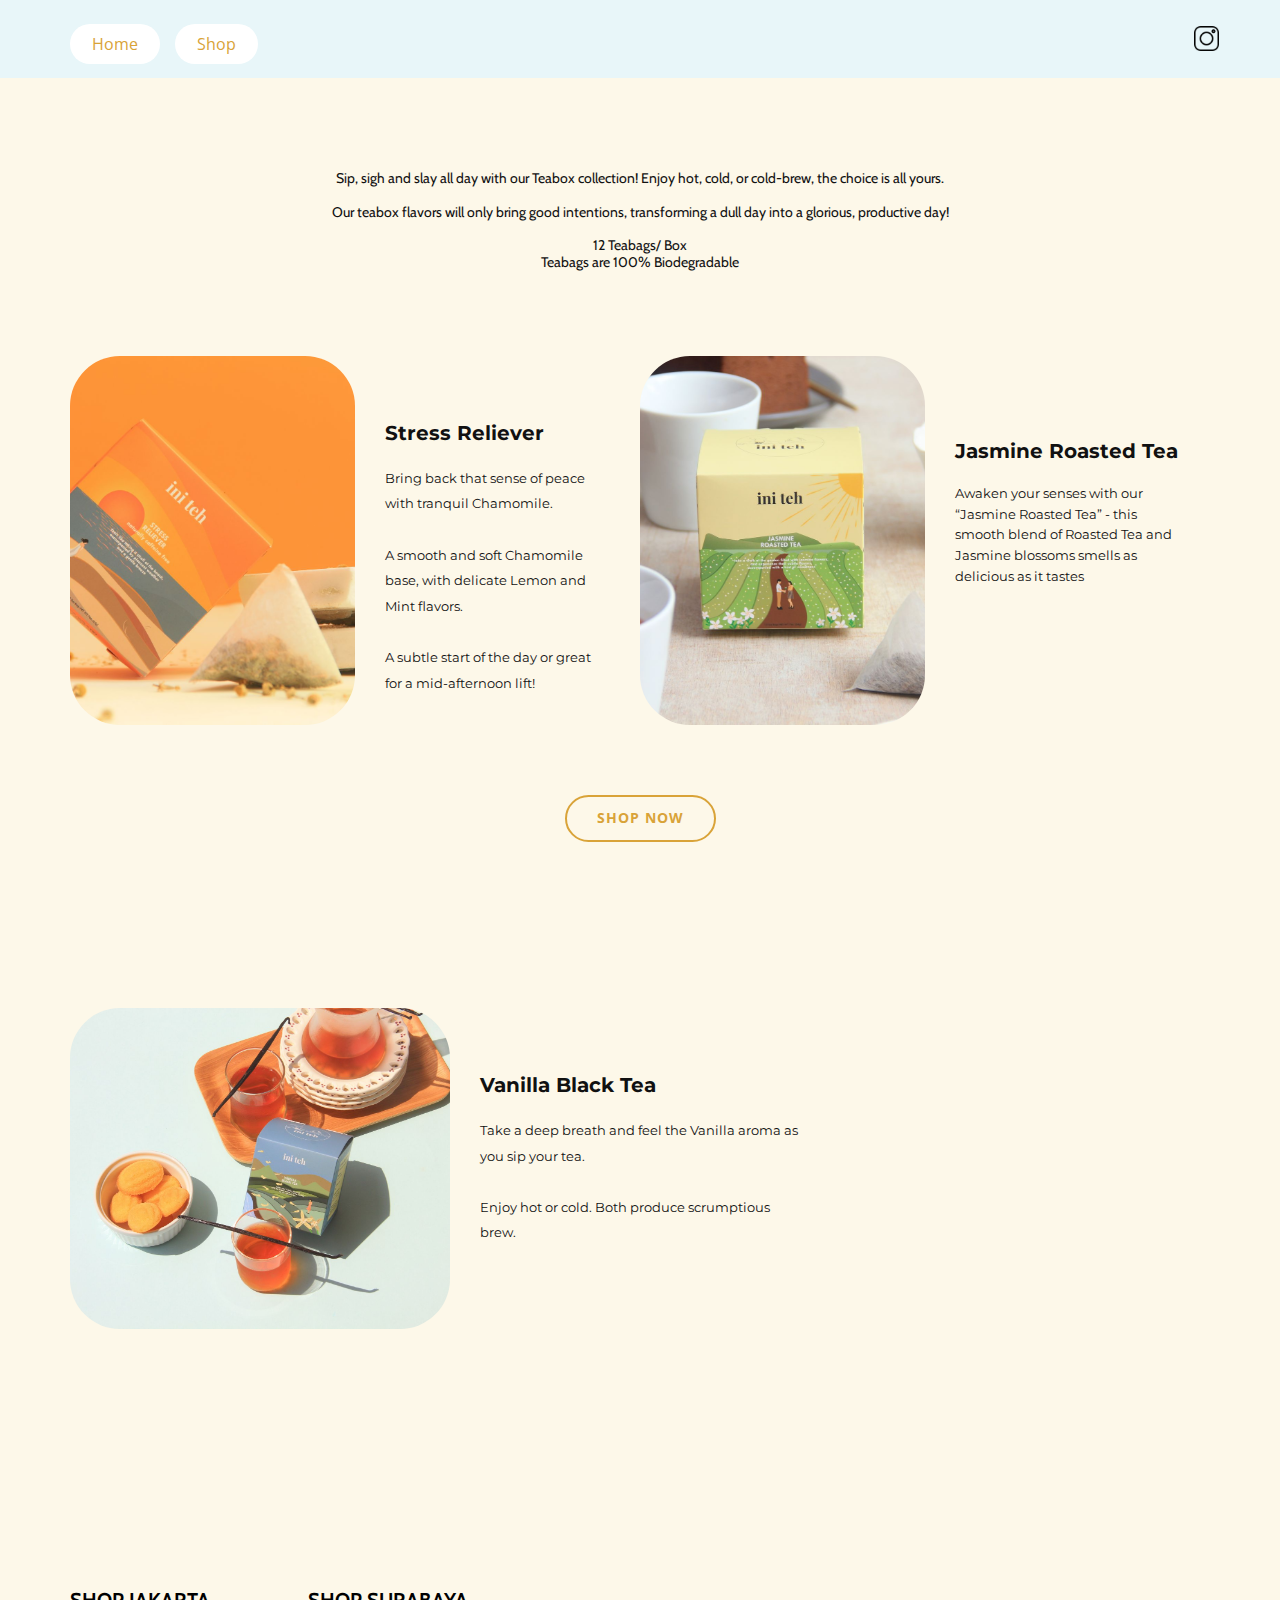
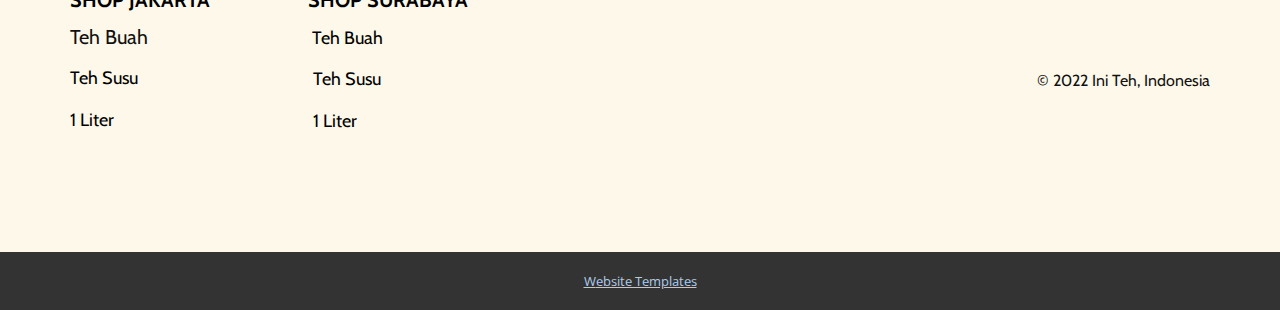
<file: Teabox.html>
<!DOCTYPE html>
<html style="font-size: 16px;">
  <head>
    <meta name="viewport" content="width=device-width, initial-scale=1.0">
    <meta charset="utf-8">
    <meta name="keywords" content="Highest Quality, ​Medical Services, How We Work, A, B, C, Healthcare Services, ​We live and breathe our values, Meet The Team, Read what our customers say, Contact Us">
    <meta name="description" content="">
    <meta name="page_type" content="np-template-header-footer-from-plugin">
    <title>Teabox</title>
    <link rel="stylesheet" href="nicepage.css" media="screen">
<link rel="stylesheet" href="Teabox.css" media="screen">
    <script class="u-script" type="text/javascript" src="jquery.js" defer=""></script>
    <script class="u-script" type="text/javascript" src="nicepage.js" defer=""></script>
    <meta name="generator" content="Nicepage 4.8.2, nicepage.com">
    <link id="u-theme-google-font" rel="stylesheet" href="https://fonts.googleapis.com/css?family=Open+Sans:300,300i,400,400i,500,500i,600,600i,700,700i,800,800i|Cabin:400,400i,500,500i,600,600i,700,700i">
    <link id="u-page-google-font" rel="stylesheet" href="https://fonts.googleapis.com/css?family=Montserrat:100,100i,200,200i,300,300i,400,400i,500,500i,600,600i,700,700i,800,800i,900,900i|Cabin:400,400i,500,500i,600,600i,700,700i">
    
    
    
    
    <script type="application/ld+json">{
		"@context": "http://schema.org",
		"@type": "Organization",
		"name": "",
		"sameAs": [
				"https://www.instagram.com/initehofficial/"
		]
}</script>
    <meta name="theme-color" content="#478ac9">
    <meta property="og:title" content="Teabox">
    <meta property="og:type" content="website">
  </head>
  <body class="u-body u-xl-mode"><header class="u-clearfix u-custom-color-3 u-header u-header" id="sec-3dfa"><div class="u-clearfix u-sheet u-sheet-1">
        <nav class="u-align-left u-menu u-menu-dropdown u-offcanvas u-menu-1">
          <div class="menu-collapse" style="font-size: 1rem;">
            <a class="u-button-style u-custom-color u-custom-text-color u-nav-link" href="#">
              <svg class="u-svg-link" preserveAspectRatio="xMidYMin slice" viewBox="0 0 302 302" style=""><use xmlns:xlink="http://www.w3.org/1999/xlink" xlink:href="#svg-8a8f"></use></svg>
              <svg xmlns="http://www.w3.org/2000/svg" xmlns:xlink="http://www.w3.org/1999/xlink" version="1.1" id="svg-8a8f" x="0px" y="0px" viewBox="0 0 302 302" style="enable-background:new 0 0 302 302;" xml:space="preserve" class="u-svg-content"><g><rect y="36" width="302" height="30"></rect><rect y="236" width="302" height="30"></rect><rect y="136" width="302" height="30"></rect>
</g><g></g><g></g><g></g><g></g><g></g><g></g><g></g><g></g><g></g><g></g><g></g><g></g><g></g><g></g><g></g></svg>
            </a>
          </div>
          <div class="u-custom-menu u-nav-container">
            <ul class="u-nav u-spacing-15 u-unstyled u-nav-1"><li class="u-nav-item"><a class="u-active-custom-color-1 u-border-2 u-border-hover-white u-button-style u-hover-custom-color-3 u-nav-link u-radius-50 u-text-active-white u-text-custom-color-1 u-text-hover-custom-color-1 u-white" href="Home.html" style="padding: 10px 20px;">Home</a>
</li><li class="u-nav-item"><a class="u-active-custom-color-1 u-border-2 u-border-hover-white u-button-style u-hover-custom-color-3 u-nav-link u-radius-50 u-text-active-white u-text-custom-color-1 u-text-hover-custom-color-1 u-white" href="Shop.html" style="padding: 10px 20px;">Shop</a>
</li></ul>
          </div>
          <div class="u-custom-menu u-nav-container-collapse">
            <div class="u-align-center u-black u-container-style u-inner-container-layout u-opacity u-opacity-95 u-sidenav">
              <div class="u-inner-container-layout u-sidenav-overflow">
                <div class="u-menu-close"></div>
                <ul class="u-align-center u-nav u-popupmenu-items u-unstyled u-nav-2"><li class="u-nav-item"><a class="u-button-style u-nav-link" href="Home.html">Home</a>
</li><li class="u-nav-item"><a class="u-button-style u-nav-link" href="Shop.html">Shop</a>
</li></ul>
              </div>
            </div>
            <div class="u-black u-menu-overlay u-opacity u-opacity-70"></div>
          </div>
        </nav>
        <div class="u-social-icons u-spacing-10 u-social-icons-1">
          <a class="u-social-url" title="instagram" target="_blank" href="https://www.instagram.com/initehofficial/"><span class="u-file-icon u-icon u-social-icon u-social-instagram u-icon-1"><img src="images/1077042.png" alt=""></span>
          </a>
        </div>
      </div></header>
    <section class="u-align-left u-clearfix u-custom-color-4 u-valign-top-sm u-valign-top-xs u-section-1" id="carousel_658a">
      <div class="u-clearfix u-sheet u-sheet-1">
        <h4 class="u-align-center u-custom-font u-text u-text-1"> Sip, sigh and slay all day with our Teabox collection! Enjoy hot, cold, or cold-brew, the choice is all yours.<br>
          <br>Our teabox flavors will only bring good intentions, transforming a dull day into a glorious, productive day!<br>
          <br>12 Teabags/ Box<br>Teabags are 100% Biodegradable
        </h4>
        <div class="u-clearfix u-expanded-width u-gutter-0 u-layout-wrap u-layout-wrap-1">
          <div class="u-layout">
            <div class="u-layout-row">
              <div class="u-container-style u-image u-image-round u-layout-cell u-left-cell u-radius-50 u-size-15 u-image-1" src="" data-image-width="1600" data-image-height="1067">
                <div class="u-container-layout u-container-layout-1"></div>
              </div>
              <div class="u-align-left u-container-style u-custom-color-4 u-layout-cell u-size-15 u-layout-cell-2">
                <div class="u-container-layout u-container-layout-2">
                  <h3 class="u-custom-font u-font-montserrat u-text u-text-2">Stress Reliever</h3>
                  <p class="u-custom-font u-font-montserrat u-text u-text-3">
                    <span style="font-size: 0.8125rem;"> Bring back that sense of peace with tranquil Chamomile.<br>
                      <br>A smooth and soft Chamomile base, with delicate Lemon and Mint flavors.<br>
                      <br>A subtle start of the day or great for a mid-afternoon lift! 
                    </span>
                    <br>
                  </p>
                </div>
              </div>
              <div class="u-container-style u-image u-image-round u-layout-cell u-radius-50 u-size-15 u-image-2" src="" data-image-width="5184" data-image-height="3456">
                <div class="u-container-layout u-container-layout-3"></div>
              </div>
              <div class="u-align-left u-container-style u-custom-color-4 u-layout-cell u-right-cell u-size-15 u-layout-cell-4">
                <div class="u-container-layout u-container-layout-4">
                  <h3 class="u-custom-font u-font-montserrat u-text u-text-4">Jasmine Roasted Tea</h3>
                  <p class="u-custom-font u-font-montserrat u-text u-text-5"> Awaken your senses with our “Jasmine Roasted Tea” - this smooth blend of Roasted Tea and Jasmine blossoms smells as delicious as it tastes</p>
                </div>
              </div>
            </div>
          </div>
        </div>
        <a href="https://www.tokopedia.com/initehofficial/ini-teh-jasmine-roasted-tea" class="u-border-2 u-border-custom-color-1 u-border-hover-custom-color-2 u-btn u-btn-round u-button-style u-hover-custom-color-1 u-none u-radius-50 u-btn-1" target="_blank">SHOP NOW</a>
      </div>
    </section>
    <section class="u-align-left u-clearfix u-custom-color-4 u-valign-top-sm u-valign-top-xs u-section-2" id="carousel_652f">
      <div class="u-clearfix u-sheet u-sheet-1">
        <div class="u-clearfix u-expanded-width u-gutter-0 u-layout-wrap u-layout-wrap-1">
          <div class="u-layout">
            <div class="u-layout-row">
              <div class="u-container-style u-image u-image-round u-layout-cell u-left-cell u-radius-50 u-size-20 u-image-1" src="" data-image-width="1600" data-image-height="1067">
                <div class="u-container-layout u-container-layout-1"></div>
              </div>
              <div class="u-align-left u-container-style u-custom-color-4 u-layout-cell u-size-20 u-layout-cell-2">
                <div class="u-container-layout u-container-layout-2">
                  <h3 class="u-custom-font u-font-montserrat u-text u-text-1">Vanilla Black Tea</h3>
                  <p class="u-custom-font u-font-montserrat u-text u-text-2">
                    <span style="font-size: 0.8125rem;"> Take a deep breath and feel the Vanilla aroma as you sip your tea.<br>
                      <br>Enjoy hot or cold. Both produce scrumptious brew.
                    </span>
                    <br>
                  </p>
                </div>
              </div>
              <div class="u-align-left u-container-style u-custom-color-4 u-layout-cell u-right-cell u-size-20 u-layout-cell-3">
                <div class="u-container-layout u-container-layout-3"></div>
              </div>
            </div>
          </div>
        </div>
      </div>
    </section>
    
    
    
    <footer class="u-align-center u-clearfix u-custom-color-4 u-footer u-footer" id="sec-fd94"><div class="u-align-left u-clearfix u-sheet u-sheet-1">
        <h5 class="u-text u-text-default u-text-1">
          <a class="u-active-none u-border-none u-btn u-button-link u-button-style u-custom-font u-hover-none u-none u-text-black u-btn-1" href="https://www.tokopedia.com/initehofficial" target="_blank">SHOP JAKARTA</a>
        </h5>
        <h5 class="u-text u-text-default u-text-2">
          <a class="u-active-none u-border-none u-btn u-button-link u-button-style u-custom-font u-hover-none u-none u-text-black u-btn-2" href="https://www.tokopedia.com/initehofficialsurabaya" target="_blank">SHOP SURABAYA</a>
        </h5>
        <h5 class="u-custom-font u-text u-text-default u-text-3">
          <a class="u-active-none u-border-none u-btn u-button-link u-button-style u-custom-font u-hover-none u-none u-text-body-color u-btn-3" href="https://www.tokopedia.com/initehofficial">Teh Buah</a>
        </h5>
        <h6 class="u-text u-text-default u-text-4">
          <a class="u-active-none u-border-none u-btn u-button-link u-button-style u-custom-font u-hover-none u-none u-text-black u-btn-4" href="https://www.tokopedia.com/initehofficialsurabaya">Teh Buah</a>
        </h6>
        <h6 class="u-text u-text-default u-text-5">
          <a class="u-active-none u-border-none u-btn u-button-link u-button-style u-custom-font u-hover-none u-none u-text-black u-btn-5" href="https://www.tokopedia.com/initehofficial">Teh Susu</a>
        </h6>
        <p class="u-custom-font u-text u-text-default u-text-6"> © 2022 Ini Teh, Indonesia</p>
        <h6 class="u-text u-text-default u-text-7">
          <a class="u-active-none u-border-none u-btn u-button-link u-button-style u-custom-font u-hover-none u-none u-text-black u-btn-6" href="https://www.tokopedia.com/initehofficialsurabaya">Teh Susu</a>
        </h6>
        <h6 class="u-text u-text-default u-text-8">
          <a class="u-active-none u-border-none u-btn u-button-link u-button-style u-custom-font u-hover-none u-none u-text-black u-btn-7" href="https://www.tokopedia.com/initehofficial">1 Liter</a>
        </h6>
        <h6 class="u-text u-text-default u-text-9">
          <a class="u-active-none u-border-none u-btn u-button-link u-button-style u-custom-font u-hover-none u-none u-text-black u-btn-8" href="https://www.tokopedia.com/initehofficialsurabaya">1 Liter</a>
        </h6>
      </div></footer>
    <section class="u-backlink u-clearfix u-grey-80">
      <a class="u-link" href="https://nicepage.com/website-templates" target="_blank">
        <span>Website Templates</span>
<!--      </a>-->
<!--      <p class="u-text">-->
<!--        <span>created with</span>-->
<!--      </p>-->
<!--      <a class="u-link" href="" target="_blank">-->
<!--        <span>Website Builder Software</span>-->
<!--      </a>. -->
    </section>
  </body>
</html>
</file>
